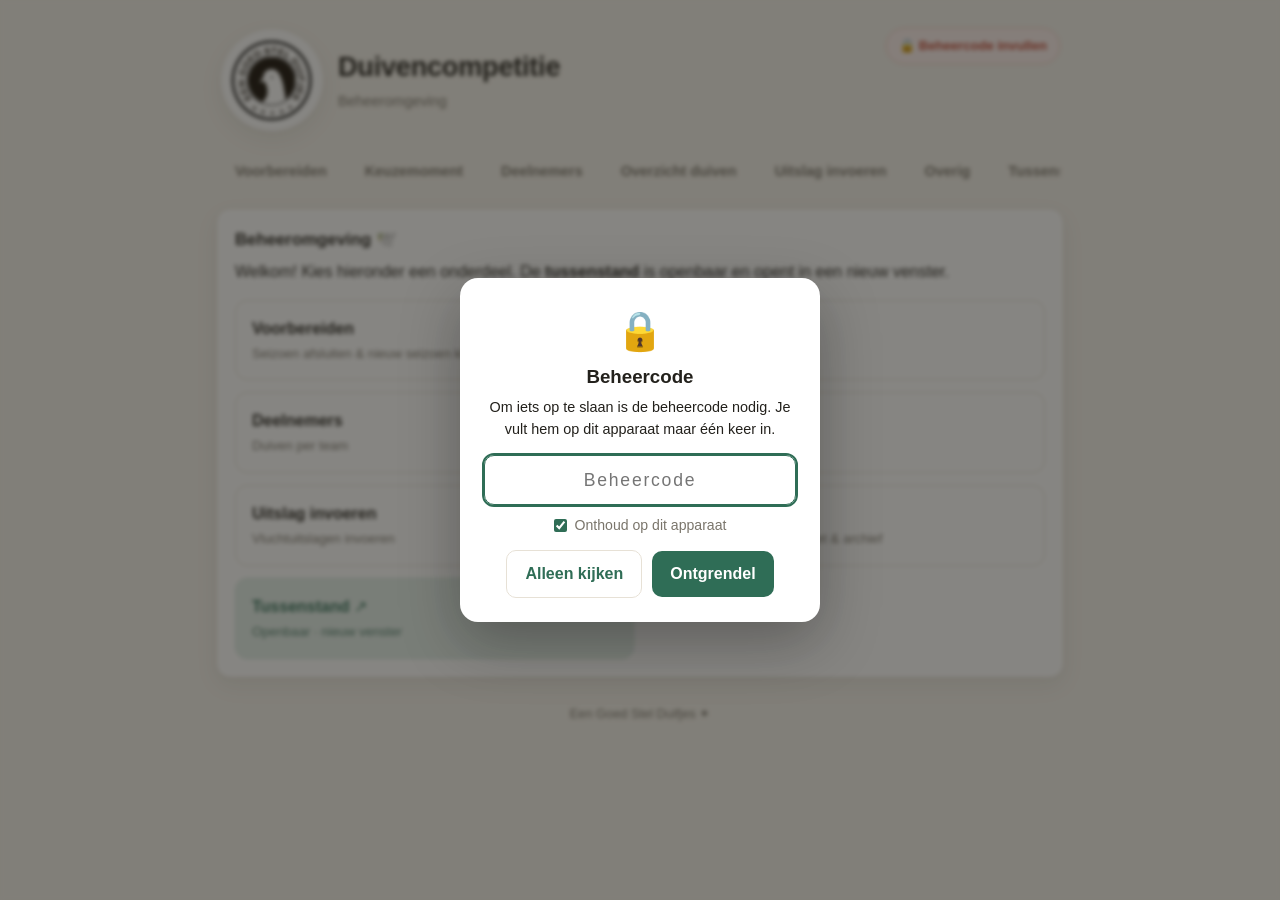
<file: index.html>
<!DOCTYPE html>
<html lang="nl">
<head>
  <meta charset="utf-8">
  <meta name="viewport" content="width=device-width, initial-scale=1">
  <title>Beheer — Duivencompetitie</title>
  <link rel="icon" href="./assets/logo.png">
  <link rel="stylesheet" href="./assets/styles.css?v=8">
</head>
<body data-beheer>
  <div class="wrap">
    <header class="app">
      <div class="logo"><img src="./assets/logo.png" alt="Een goed stel duifjes"></div>
      <div>
        <h1 id="titel">Duivencompetitie</h1>
        <div class="sub">Beheeromgeving</div>
      </div>
      <nav class="tabs">
        <a href="./voorbereiden.html">Voorbereiden</a>
        <a href="./keuzemoment.html">Keuzemoment</a>
        <a href="./deelnemers.html">Deelnemers</a>
        <a href="./duivenlijst.html">Overzicht duiven</a>
        <a href="./invoer.html">Uitslag invoeren</a>
        <a href="./overig.html">Overig</a>
        <a href="./tussenstandopen.html" target="_blank" rel="noopener">Tussenstand ↗</a>
      </nav>
    </header>

    <div id="status" class="card status-kaart verborgen"></div>

    <div class="card">
      <h2>Beheeromgeving 🕊️</h2>
      <p class="sub" style="margin:-6px 0 16px">
        Welkom! Kies hieronder een onderdeel. De <strong>tussenstand</strong> is
        openbaar en opent in een nieuw venster.
      </p>
      <div class="beheer-tegels">
        <a href="./voorbereiden.html">Voorbereiden<span>Seizoen afsluiten &amp; nieuw seizoen klaarzetten</span></a>
        <a href="./keuzemoment.html">Keuzemoment<span>Keuzelinks per team</span></a>
        <a href="./deelnemers.html">Deelnemers<span>Duiven per team</span></a>
        <a href="./duivenlijst.html">Overzicht duiven<span>Alle duiven, sorteerbaar</span></a>
        <a href="./invoer.html">Uitslag invoeren<span>Vluchtuitslagen invoeren</span></a>
        <a href="./overig.html">Overig<span>Orakel, In Memoriam, Sheet &amp; archief</span></a>
        <a class="uit" href="./tussenstandopen.html" target="_blank" rel="noopener">Tussenstand ↗<span>Openbaar · nieuw venster</span></a>
      </div>
    </div>

    <footer class="app">Een Goed Stel Duifjes ✦</footer>
  </div>

  <script src="./config.js?v=8"></script>
  <script src="./assets/scoring.js?v=8"></script>
  <script src="./assets/api.js?v=8"></script>
  <script src="./assets/start.js?v=8"></script>
</body>
</html>
</file>
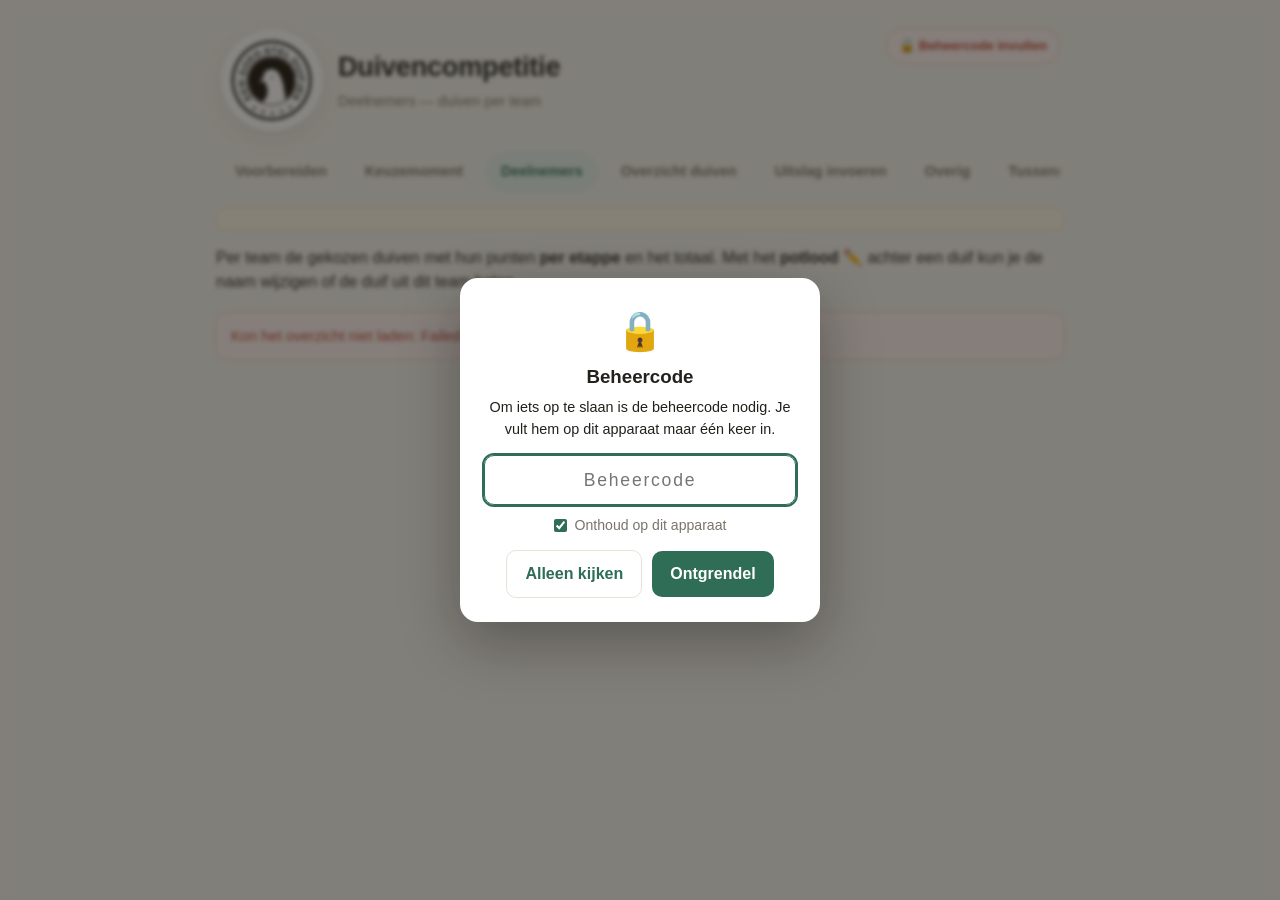
<file: deelnemers.html>
<!DOCTYPE html>
<html lang="nl">
<head>
  <meta charset="utf-8">
  <meta name="viewport" content="width=device-width, initial-scale=1">
  <title>Deelnemers — Duivencompetitie</title>
  <link rel="icon" href="./assets/logo.png">
  <link rel="stylesheet" href="./assets/styles.css?v=8">
</head>
<body data-beheer>
  <div class="wrap">
    <header class="app">
      <div class="logo"><img src="./assets/logo.png" alt="Een goed stel duifjes"></div>
      <div>
        <h1 id="titel">Duivencompetitie</h1>
        <div class="sub">Deelnemers — duiven per team</div>
      </div>
      <nav class="tabs">
        <a href="./voorbereiden.html">Voorbereiden</a>
        <a href="./keuzemoment.html">Keuzemoment</a>
        <a href="./deelnemers.html" class="active">Deelnemers</a>
        <a href="./duivenlijst.html">Overzicht duiven</a>
        <a href="./invoer.html">Uitslag invoeren</a>
        <a href="./overig.html">Overig</a>
        <a href="./tussenstandopen.html" target="_blank" rel="noopener">Tussenstand &#8599;</a>
      </nav>
    </header>

    <div id="banner"></div>

    <p class="sub" style="margin:0 0 18px">
      Per team de gekozen duiven met hun punten <strong>per etappe</strong> en het
      totaal. Met het <strong>potlood ✏️</strong> achter een duif kun je de naam
      wijzigen of de duif uit dit team halen.
    </p>

    <div id="inhoud"><div class="loading">Overzicht laden…</div></div>

    <footer class="app">Een Goed Stel Duifjes ✦</footer>
  </div>

  <!-- ===== Wijzig-modal (naam veranderen) ===== -->
  <div id="wijzig-overlay" class="overlay verborgen">
    <div class="modal">
      <div class="modal-nummer">
        <div class="mn-kort" id="wz-kort">—</div>
        <div class="mn-lang" id="wz-lang"></div>
      </div>
      <label for="wz-naam" class="modal-label">Nieuwe naam voor deze duif</label>
      <input id="wz-naam" type="text" placeholder="Naam van de duif" autocomplete="off" maxlength="40">
      <div class="knoppen midden">
        <button id="wz-annuleer" class="ghost" type="button">Annuleren</button>
        <button id="wz-ok" class="primary" type="button">Naam opslaan</button>
      </div>
    </div>
  </div>

  <script src="./config.js?v=8"></script>
  <script src="./assets/scoring.js?v=8"></script>
  <script src="./assets/api.js?v=8"></script>
  <script src="./assets/deelnemers.js?v=8"></script>
</body>
</html>
</file>
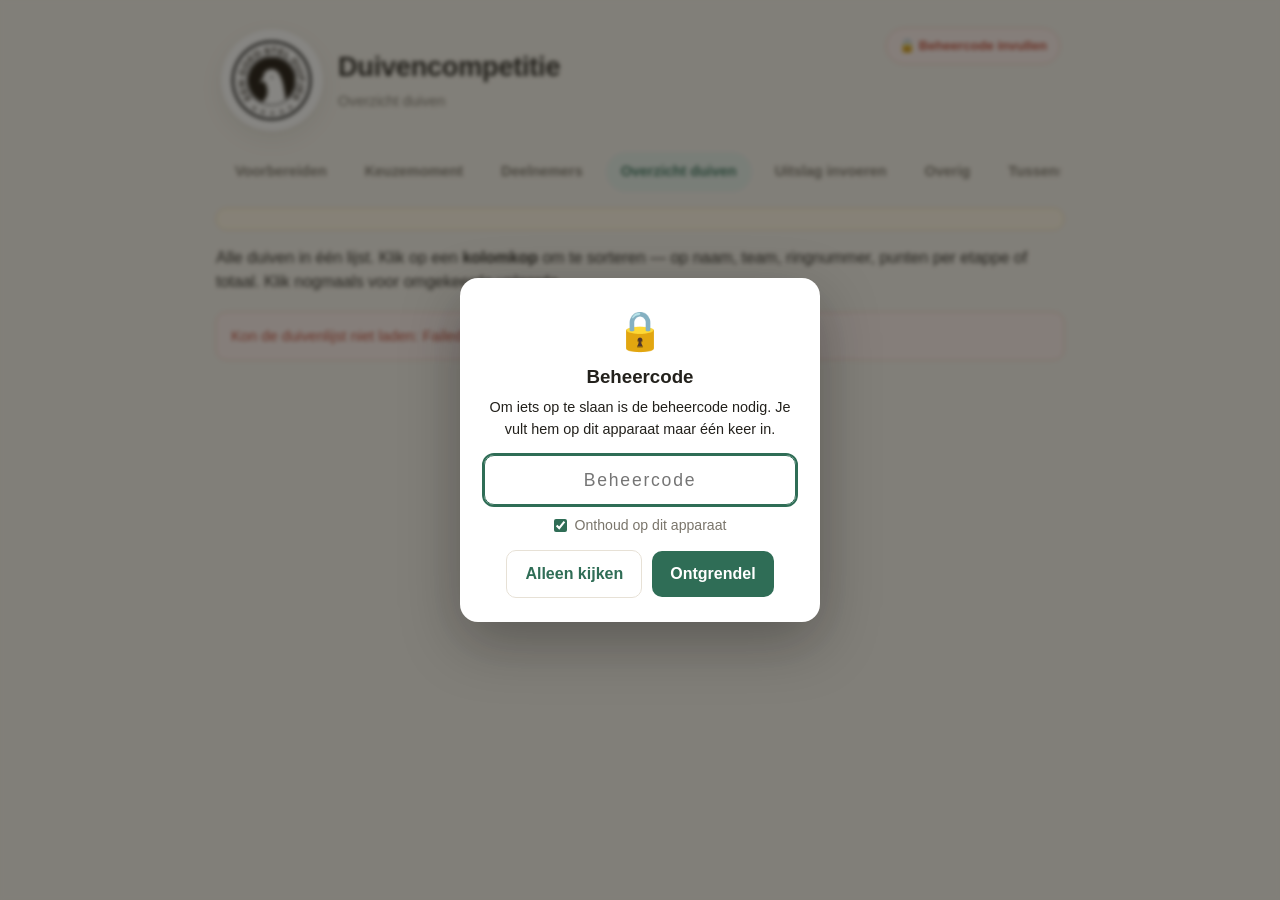
<file: duivenlijst.html>
<!DOCTYPE html>
<html lang="nl">
<head>
  <meta charset="utf-8">
  <meta name="viewport" content="width=device-width, initial-scale=1">
  <title>Overzicht duiven — Duivencompetitie</title>
  <link rel="icon" href="./assets/logo.png">
  <link rel="stylesheet" href="./assets/styles.css?v=8">
</head>
<body data-beheer>
  <div class="wrap">
    <header class="app">
      <div class="logo"><img src="./assets/logo.png" alt="Een goed stel duifjes"></div>
      <div>
        <h1 id="titel">Duivencompetitie</h1>
        <div class="sub">Overzicht duiven</div>
      </div>
      <nav class="tabs">
        <a href="./voorbereiden.html">Voorbereiden</a>
        <a href="./keuzemoment.html">Keuzemoment</a>
        <a href="./deelnemers.html">Deelnemers</a>
        <a href="./duivenlijst.html" class="active">Overzicht duiven</a>
        <a href="./invoer.html">Uitslag invoeren</a>
        <a href="./overig.html">Overig</a>
        <a href="./tussenstandopen.html" target="_blank" rel="noopener">Tussenstand &#8599;</a>
      </nav>
    </header>

    <div id="banner"></div>

    <p class="sub" style="margin:0 0 18px">
      Alle duiven in één lijst. Klik op een <strong>kolomkop</strong> om te
      sorteren — op naam, team, ringnummer, punten per etappe of totaal. Klik
      nogmaals voor omgekeerde volgorde.
    </p>

    <div id="inhoud"><div class="loading">Duivenlijst laden…</div></div>

    <footer class="app">Een Goed Stel Duifjes ✦</footer>
  </div>

  <script src="./config.js?v=8"></script>
  <script src="./assets/scoring.js?v=8"></script>
  <script src="./assets/api.js?v=8"></script>
  <script src="./assets/duivenlijst.js?v=8"></script>
</body>
</html>
</file>
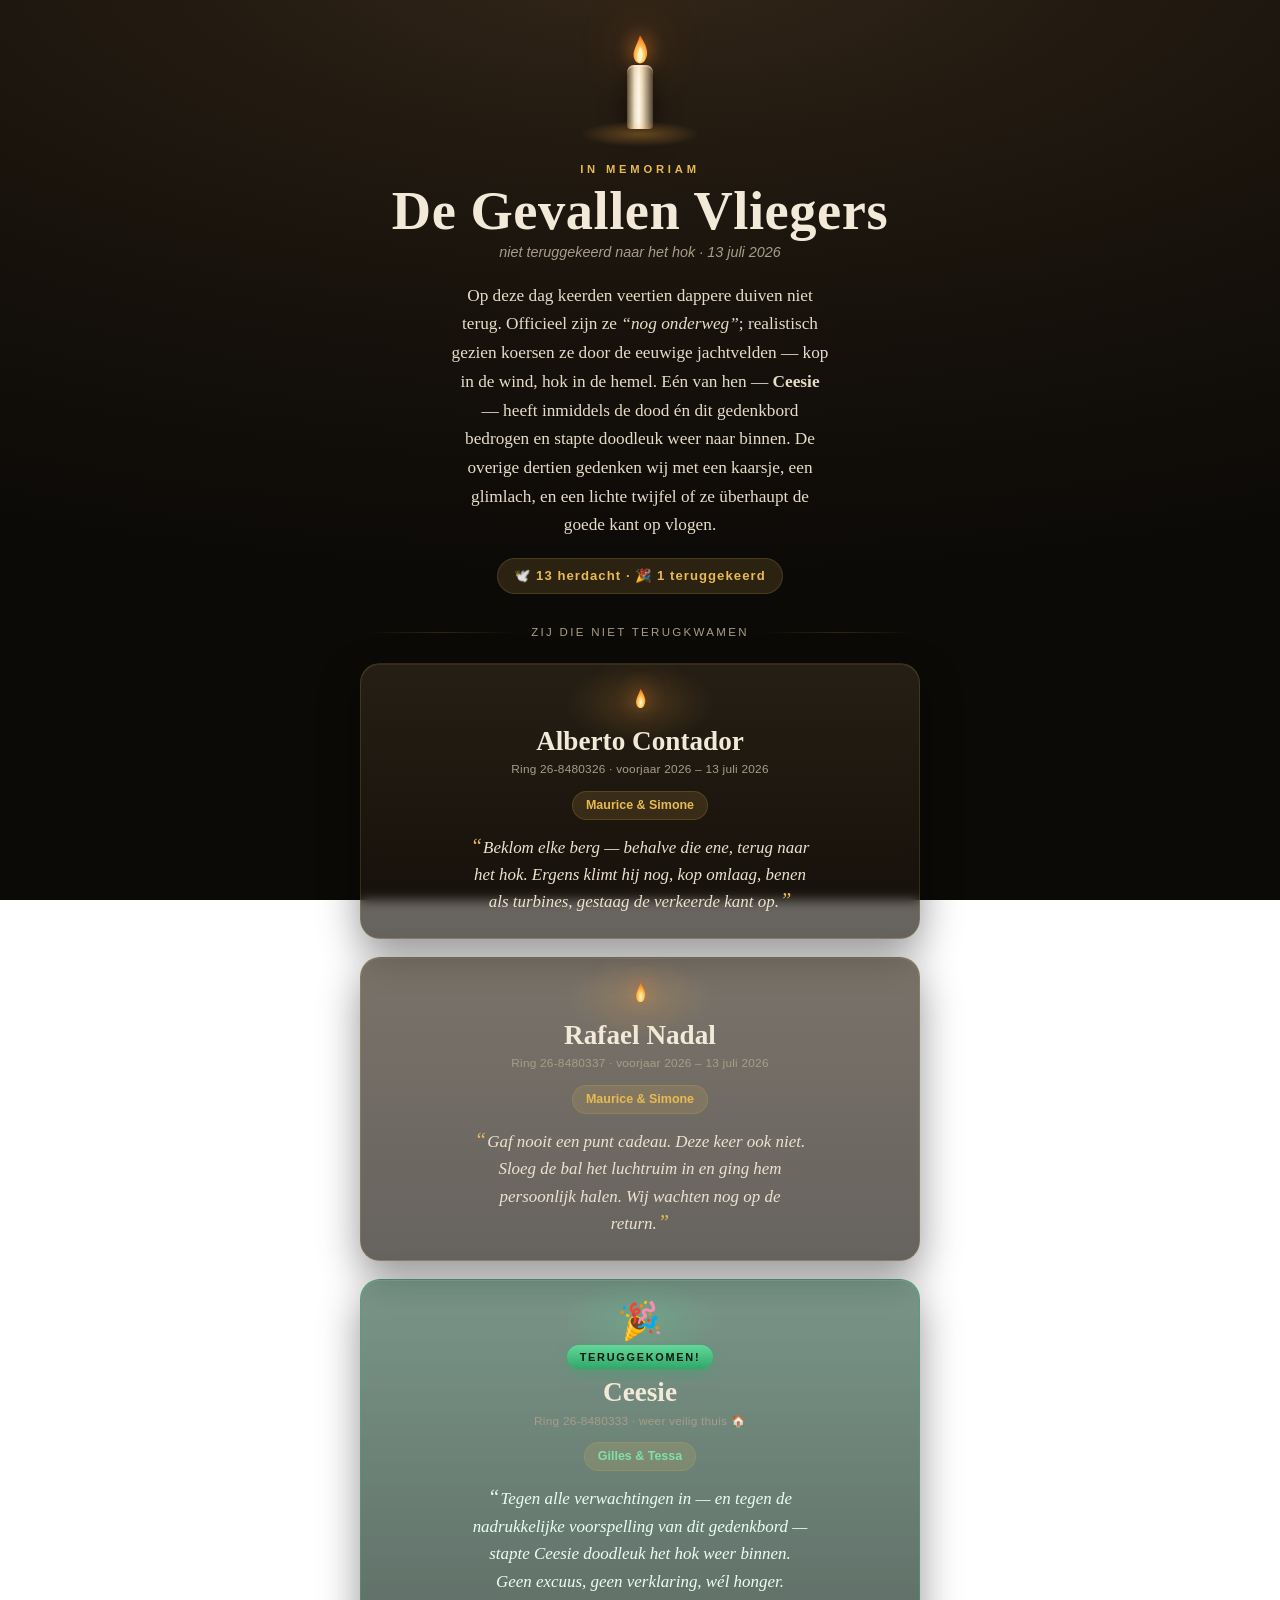
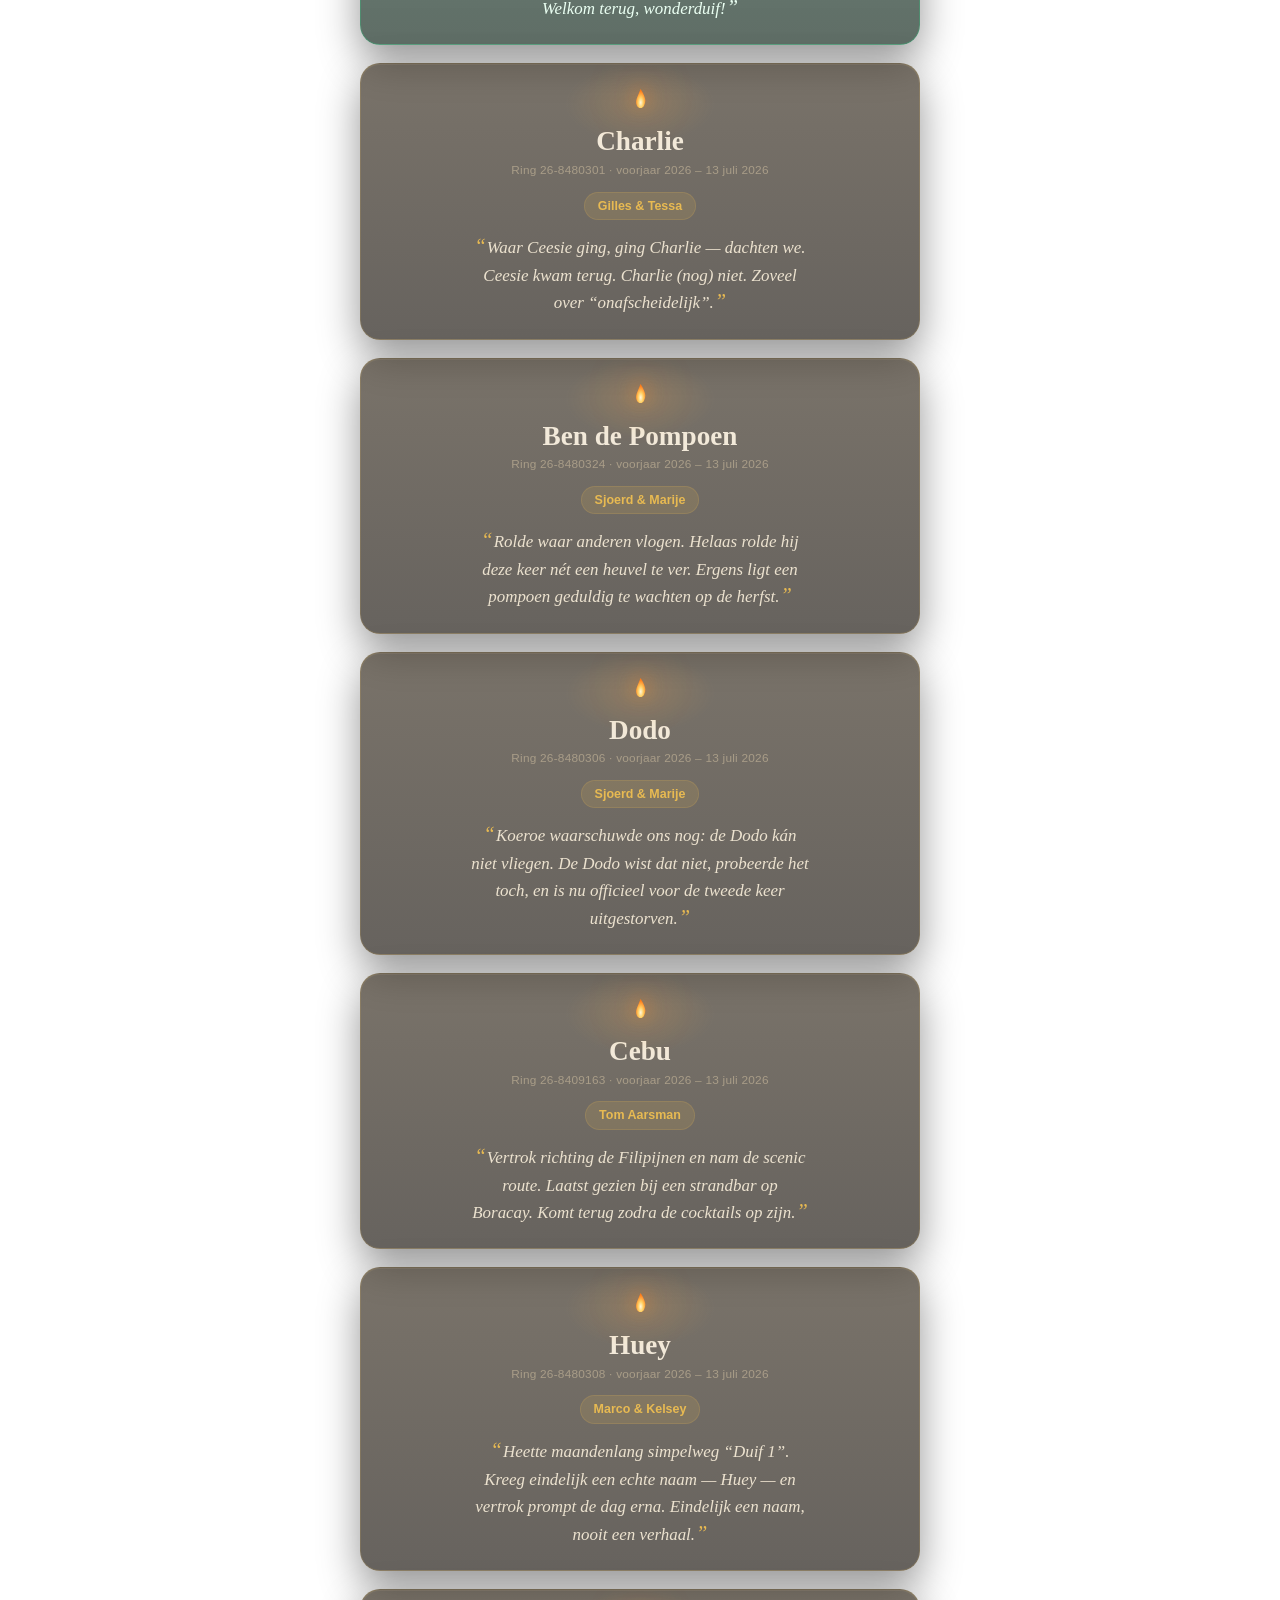
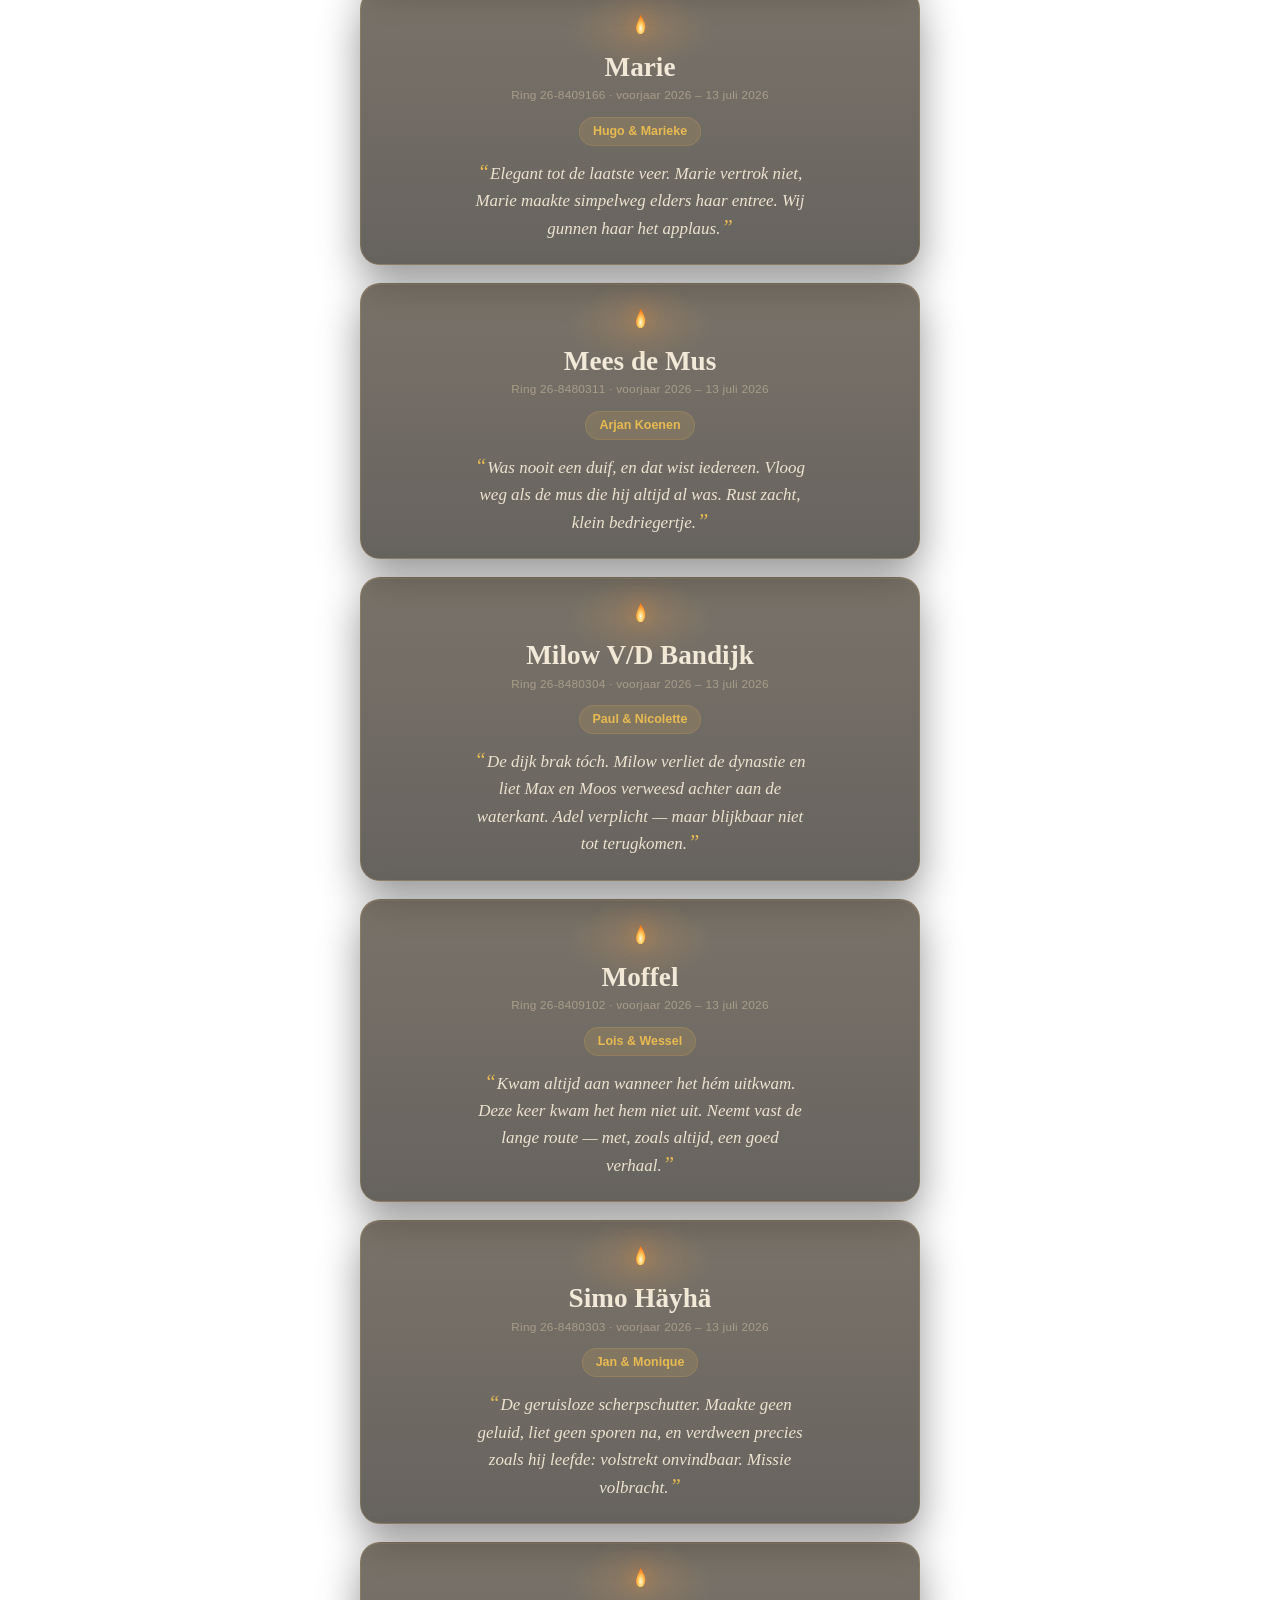
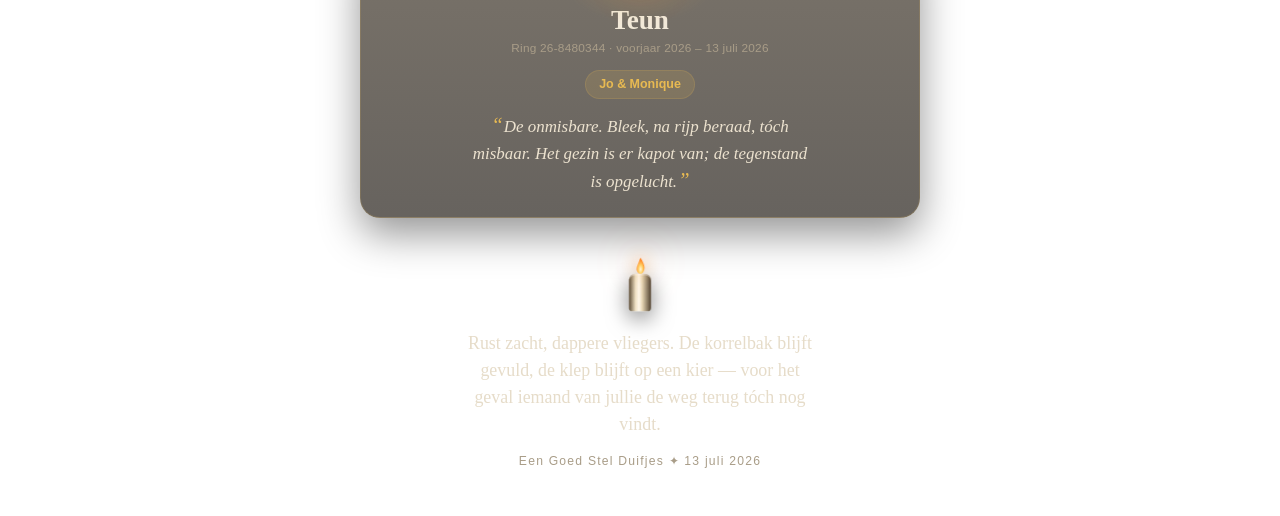
<file: inmemoriam.html>
<!DOCTYPE html>
<html lang="nl">
<head>
<meta charset="utf-8">
<meta name="viewport" content="width=device-width, initial-scale=1, viewport-fit=cover">
<title>In Memoriam — Duivencompetitie 2026</title>
<link rel="icon" href="./assets/logo.png">
<meta name="description" content="Een gedenkbord voor de duiven die op 13 juli 2026 niet terugkeerden.">
<meta property="og:type" content="website">
<meta property="og:title" content="In Memoriam · De Gevallen Vliegers">
<meta property="og:description" content="Een gedenkbord voor de duiven die op 13 juli 2026 niet terugkeerden.">
<meta property="og:url" content="https://sjoerdjebis.github.io/duivencompetitie/inmemoriam.html">
<meta property="og:image" content="https://sjoerdjebis.github.io/duivencompetitie/assets/logo.png">
<meta name="theme-color" content="#2f6d56">
<link rel="apple-touch-icon" href="./assets/logo.png">
<script>document.documentElement.classList.add('js');</script>
<style>
  :root{
    --bg1:#251c12; --bg2:#16110b; --bg3:#0c0a07;
    --ink:#f2e9d9; --muted:#a99d88; --gold:#e8ba52; --gold-soft:rgba(232,186,82,.14);
    --line:rgba(232,186,82,.16);
    --serif:"Iowan Old Style","Palatino Linotype",Palatino,Georgia,"Times New Roman",serif;
    --sans:-apple-system,BlinkMacSystemFont,"Segoe UI",Roboto,Helvetica,Arial,sans-serif;
  }
  *{box-sizing:border-box;-webkit-tap-highlight-color:transparent}
  html,body{margin:0}
  body{
    font-family:var(--sans); color:var(--ink); line-height:1.5; overflow-x:hidden;
    background:
      radial-gradient(120% 70% at 50% -6%, #35281a 0%, var(--bg1) 26%, var(--bg2) 62%, var(--bg3) 100%);
    background-attachment:fixed;
  }
  /* opstijgende sintels */
  #sintels{position:fixed; inset:0; z-index:0; pointer-events:none; overflow:hidden}
  .sintel{position:absolute; bottom:-12px; width:4px; height:4px; border-radius:50%;
    background:radial-gradient(circle,#ffd27a,#ff9a3a); opacity:0; animation:stijg linear infinite}
  @keyframes stijg{
    0%{transform:translateY(0) translateX(0); opacity:0}
    12%{opacity:.9}
    80%{opacity:.7}
    100%{transform:translateY(-102vh) translateX(var(--dx,0)); opacity:0}
  }

  .wrap{position:relative; z-index:2; max-width:600px; margin:0 auto;
    padding:34px 20px calc(46px + env(safe-area-inset-bottom))}

  /* ---------- Kaars ---------- */
  .kaars{position:relative; display:inline-flex; flex-direction:column; align-items:center}
  .vlam{width:22px; height:34px; transform-origin:50% 88%; animation:flikker 2.4s ease-in-out infinite;
    filter:drop-shadow(0 -2px 10px rgba(255,150,50,.75)) drop-shadow(0 -4px 26px rgba(255,120,20,.45))}
  .kaars.mini .vlam{width:15px; height:23px}
  @keyframes flikker{
    0%,100%{transform:translateY(0) scale(1) rotate(0deg)}
    20%{transform:translateY(-.5px) scale(1.03,.97) rotate(-1.5deg)}
    45%{transform:translateY(0) scale(.97,1.04) rotate(1.5deg); opacity:.92}
    70%{transform:translateY(-.5px) scale(1.02,.99) rotate(-.5deg)}
  }
  .kaars-body{width:26px; height:64px; margin-top:-3px; border-radius:7px 7px 4px 4px;
    background:linear-gradient(90deg,#5a4a34,#efe2c6 30%,#fff8ec 46%,#e7d7b6 60%,#4f4130);
    box-shadow:0 8px 26px rgba(0,0,0,.5), inset 0 2px 0 rgba(255,255,255,.35)}
  .kaars-pool{width:120px; height:26px; margin-top:-8px; border-radius:50%;
    background:radial-gradient(closest-side, rgba(255,175,70,.32), rgba(255,150,40,0)); }

  /* ---------- Kop ---------- */
  header.top{text-align:center; margin-bottom:30px}
  .eyebrow{color:var(--gold); text-transform:uppercase; letter-spacing:.34em; font-size:.7rem;
    font-weight:700; margin:14px 0 6px}
  h1{font-family:var(--serif); font-size:2.9rem; line-height:1; margin:0 0 4px; letter-spacing:.01em}
  .datum{color:var(--muted); font-size:.9rem; font-style:italic; margin-bottom:18px}
  .intro{font-family:var(--serif); font-size:1.08rem; line-height:1.66; color:#e6dcc9;
    max-width:44ch; margin:0 auto}
  .telling{display:inline-block; margin-top:18px; color:var(--gold); font-weight:700;
    font-size:.82rem; letter-spacing:.08em; border:1px solid var(--line); border-radius:999px;
    padding:7px 16px; background:var(--gold-soft)}

  .scheiding{display:flex; align-items:center; gap:14px; color:var(--line); margin:28px 4px 22px}
  .scheiding::before,.scheiding::after{content:""; flex:1; height:1px;
    background:linear-gradient(90deg,transparent,var(--line),transparent)}
  .scheiding span{color:var(--muted); font-size:.72rem; letter-spacing:.2em; text-transform:uppercase}

  /* ---------- Grafkaarten ---------- */
  .graven{display:grid; gap:16px}
  .grave{
    position:relative; text-align:center; overflow:hidden;
    background:linear-gradient(180deg, rgba(52,42,28,.66), rgba(24,18,11,.66));
    border:1px solid var(--line); border-radius:20px; padding:24px 20px 22px;
    box-shadow:0 16px 40px rgba(0,0,0,.42), inset 0 1px 0 rgba(255,225,170,.07);
    backdrop-filter:blur(6px); -webkit-backdrop-filter:blur(6px);
  }
  .js .grave{opacity:0; transform:translateY(22px); transition:opacity .7s ease, transform .7s cubic-bezier(.2,.8,.25,1)}
  .js .grave.in{opacity:1; transform:none}
  .grave::before{content:""; position:absolute; top:0; left:50%; transform:translateX(-50%);
    width:150px; height:80px; background:radial-gradient(closest-side, rgba(255,175,70,.16), transparent)}

  .g-naam{font-family:var(--serif); font-size:1.7rem; line-height:1.15; margin:8px 0 4px}
  .g-meta{color:var(--muted); font-size:.74rem; letter-spacing:.02em; font-variant-numeric:tabular-nums}
  .g-team{display:inline-block; margin:12px 0 14px; font-size:.78rem; font-weight:700; color:var(--gold);
    background:var(--gold-soft); border:1px solid var(--line); border-radius:999px; padding:4px 13px}
  .g-graf{font-family:var(--serif); font-style:italic; font-size:1.06rem; line-height:1.62;
    color:#ece2cf; margin:0 auto; max-width:40ch}
  .g-graf::before{content:"“"; color:var(--gold); font-size:1.2em; line-height:0; margin-right:.05em}
  .g-graf::after{content:"”"; color:var(--gold); font-size:1.2em; line-height:0; margin-left:.05em}

  /* ---------- Teruggekeerd: feest i.p.v. rouw ---------- */
  .grave.terug{cursor:pointer;
    border-color:rgba(62,168,119,.5);
    background:linear-gradient(180deg, rgba(40,86,64,.62), rgba(19,40,29,.68));
    box-shadow:0 16px 40px rgba(0,0,0,.42), inset 0 1px 0 rgba(160,255,200,.12)}
  .grave.terug::before{background:radial-gradient(closest-side, rgba(90,220,150,.22), transparent)}
  .grave.terug .g-graf, .grave.terug .g-graf::before, .grave.terug .g-graf::after{color:#eafff2}
  .grave.terug .g-team{color:#7fe0ab}
  .kanon{font-size:2.1rem; line-height:1; transform:rotate(-10deg);
    animation:pofff 2.6s ease-in-out infinite}
  @keyframes pofff{0%,100%{transform:rotate(-10deg) scale(1)} 50%{transform:rotate(-10deg) scale(1.14)}}
  .terug-badge{display:inline-block; margin-top:8px; font-size:.68rem; font-weight:800;
    letter-spacing:.16em; text-transform:uppercase; color:#08180f;
    background:linear-gradient(180deg,#63d79a,#2fa869); border-radius:999px; padding:4px 13px;
    box-shadow:0 4px 14px rgba(47,168,105,.4)}
  .confetti{position:absolute; top:24px; left:50%; width:8px; height:13px; border-radius:2px;
    z-index:4; pointer-events:none; animation:knal 1.25s cubic-bezier(.15,.7,.3,1) forwards}
  @keyframes knal{
    0%{transform:translate(-50%,0) rotate(0deg); opacity:1}
    100%{transform:translate(calc(-50% + var(--dx)), var(--dy)) rotate(var(--rot)); opacity:0}
  }

  /* ---------- Slot ---------- */
  footer.slot{text-align:center; margin-top:34px}
  .slot .kaars{transform:scale(.85)}
  .slot-tekst{font-family:var(--serif); font-size:1.12rem; color:#e6dcc9; margin:14px auto 6px; max-width:40ch}
  .slot-onder{color:var(--muted); font-size:.76rem; letter-spacing:.1em; margin-top:14px}

  @media (min-width:640px){ h1{font-size:3.4rem} .graven{gap:18px} }
</style>
</head>
<body>
  <div id="sintels"></div>

  <div class="wrap">
    <header class="top">
      <div class="kaars">
        <svg class="vlam" viewBox="0 0 24 36" xmlns="http://www.w3.org/2000/svg" aria-hidden="true">
          <defs>
            <radialGradient id="fl" cx="50%" cy="72%" r="62%">
              <stop offset="0%" stop-color="#fff7df"/><stop offset="42%" stop-color="#ffd166"/>
              <stop offset="100%" stop-color="#ff7a18"/>
            </radialGradient>
          </defs>
          <path d="M12 1 C 19 12, 22 19, 18 27 C 16 33, 8 33, 6 27 C 2.5 20, 8 13, 12 1 Z" fill="url(#fl)"/>
          <path d="M12 13 C 15.5 18, 16 23, 13 28 C 12 31, 9 30.5, 9 26 C 9 21.5, 11 17, 12 13 Z" fill="#fff4c8" opacity=".92"/>
        </svg>
        <div class="kaars-body"></div>
        <div class="kaars-pool"></div>
      </div>
      <div class="eyebrow">In Memoriam</div>
      <h1>De Gevallen Vliegers</h1>
      <div class="datum">niet teruggekeerd naar het hok · 13 juli 2026</div>
      <p class="intro">
        Op deze dag keerden veertien dappere duiven niet terug. Officieel zijn ze
        <em>“nog onderweg”</em>; realistisch gezien koersen ze door de eeuwige jachtvelden —
        kop in de wind, hok in de hemel. Eén van hen — <strong>Ceesie</strong> — heeft
        inmiddels de dood én dit gedenkbord bedrogen en stapte doodleuk weer naar binnen.
        De overige dertien gedenken wij met een kaarsje, een glimlach, en een lichte
        twijfel of ze überhaupt de goede kant op vlogen.
      </p>
      <span class="telling" id="telling">🕊️ 14 zielen herdacht</span>
    </header>

    <div class="scheiding"><span>Zij die niet terugkwamen</span></div>

    <main class="graven" id="graven"></main>

    <footer class="slot">
      <div class="kaars mini">
        <svg class="vlam" viewBox="0 0 24 36" aria-hidden="true">
          <path d="M12 1 C 19 12, 22 19, 18 27 C 16 33, 8 33, 6 27 C 2.5 20, 8 13, 12 1 Z" fill="url(#fl)"/>
        </svg>
        <div class="kaars-body" style="height:44px"></div>
      </div>
      <p class="slot-tekst">
        Rust zacht, dappere vliegers. De korrelbak blijft gevuld, de klep blijft op een kier —
        voor het geval iemand van jullie de weg terug tóch nog vindt.
      </p>
      <div class="slot-onder">Een Goed Stel Duifjes ✦ 13 juli 2026</div>
    </footer>
  </div>

<script>
  const DUIVEN = [
    { naam:'Alberto Contador', team:'Maurice & Simone', ring:'26-8480326',
      graf:'Beklom elke berg — behalve die ene, terug naar het hok. Ergens klimt hij nog, kop omlaag, benen als turbines, gestaag de verkeerde kant op.' },
    { naam:'Rafael Nadal', team:'Maurice & Simone', ring:'26-8480337',
      graf:'Gaf nooit een punt cadeau. Deze keer ook niet. Sloeg de bal het luchtruim in en ging hem persoonlijk halen. Wij wachten nog op de return.' },
    { naam:'Ceesie', team:'Gilles & Tessa', ring:'26-8480333', terug:true,
      graf:'Tegen alle verwachtingen in — en tegen de nadrukkelijke voorspelling van dit gedenkbord — stapte Ceesie doodleuk het hok weer binnen. Geen excuus, geen verklaring, wél honger. Welkom terug, wonderduif!' },
    { naam:'Charlie', team:'Gilles & Tessa', ring:'26-8480301',
      graf:'Waar Ceesie ging, ging Charlie — dachten we. Ceesie kwam terug. Charlie (nog) niet. Zoveel over “onafscheidelijk”.' },
    { naam:'Ben de Pompoen', team:'Sjoerd & Marije', ring:'26-8480324',
      graf:'Rolde waar anderen vlogen. Helaas rolde hij deze keer nét een heuvel te ver. Ergens ligt een pompoen geduldig te wachten op de herfst.' },
    { naam:'Dodo', team:'Sjoerd & Marije', ring:'26-8480306',
      graf:'Koeroe waarschuwde ons nog: de Dodo kán niet vliegen. De Dodo wist dat niet, probeerde het toch, en is nu officieel voor de tweede keer uitgestorven.' },
    { naam:'Cebu', team:'Tom Aarsman', ring:'26-8409163',
      graf:'Vertrok richting de Filipijnen en nam de scenic route. Laatst gezien bij een strandbar op Boracay. Komt terug zodra de cocktails op zijn.' },
    { naam:'Huey', team:'Marco & Kelsey', ring:'26-8480308',
      graf:'Heette maandenlang simpelweg “Duif 1”. Kreeg eindelijk een echte naam — Huey — en vertrok prompt de dag erna. Eindelijk een naam, nooit een verhaal.' },
    { naam:'Marie', team:'Hugo & Marieke', ring:'26-8409166',
      graf:'Elegant tot de laatste veer. Marie vertrok niet, Marie maakte simpelweg elders haar entree. Wij gunnen haar het applaus.' },
    { naam:'Mees de Mus', team:'Arjan Koenen', ring:'26-8480311',
      graf:'Was nooit een duif, en dat wist iedereen. Vloog weg als de mus die hij altijd al was. Rust zacht, klein bedriegertje.' },
    { naam:'Milow V/D Bandijk', team:'Paul & Nicolette', ring:'26-8480304',
      graf:'De dijk brak tóch. Milow verliet de dynastie en liet Max en Moos verweesd achter aan de waterkant. Adel verplicht — maar blijkbaar niet tot terugkomen.' },
    { naam:'Moffel', team:'Lois & Wessel', ring:'26-8409102',
      graf:'Kwam altijd aan wanneer het hém uitkwam. Deze keer kwam het hem niet uit. Neemt vast de lange route — met, zoals altijd, een goed verhaal.' },
    { naam:'Simo Häyhä', team:'Jan & Monique', ring:'26-8480303',
      graf:'De geruisloze scherpschutter. Maakte geen geluid, liet geen sporen na, en verdween precies zoals hij leefde: volstrekt onvindbaar. Missie volbracht.' },
    { naam:'Teun', team:'Jo & Monique', ring:'26-8480344',
      graf:'De onmisbare. Bleek, na rijp beraad, tóch misbaar. Het gezin is er kapot van; de tegenstand is opgelucht.' }
  ];

  const graven = document.getElementById('graven');
  DUIVEN.forEach(d => {
    const art = document.createElement('article');
    art.className = 'grave' + (d.terug ? ' terug' : '');
    const top = d.terug
      ? '<div class="kanon" aria-hidden="true">🎉</div><div class="terug-badge">Teruggekomen!</div>'
      : '<div class="kaars mini" aria-hidden="true"><svg class="vlam" viewBox="0 0 24 36">' +
        '<path d="M12 1 C 19 12, 22 19, 18 27 C 16 33, 8 33, 6 27 C 2.5 20, 8 13, 12 1 Z" fill="url(#fl)"/></svg></div>';
    const meta = d.terug
      ? 'Ring ' + d.ring + ' · weer veilig thuis 🏠'
      : 'Ring ' + d.ring + ' · voorjaar 2026 – 13 juli 2026';
    art.innerHTML = top +
      '<h2 class="g-naam">' + d.naam + '</h2>' +
      '<div class="g-meta">' + meta + '</div>' +
      '<div class="g-team">' + d.team + '</div>' +
      '<p class="g-graf">' + d.graf + '</p>';
    graven.append(art);
  });

  const terugAantal = DUIVEN.filter(d => d.terug).length;
  const herdacht = DUIVEN.length - terugAantal;
  document.getElementById('telling').innerHTML = terugAantal
    ? '🕊️ ' + herdacht + ' herdacht · 🎉 ' + terugAantal + ' teruggekeerd'
    : '🕊️ ' + herdacht + ' zielen herdacht';

  // Confetti-explosie vanuit het kanon
  function confetti(host) {
    const kleuren = ['#e8ba52', '#3ea877', '#ff6a3d', '#4da3ff', '#e85d9c', '#f4d03f', '#ffffff'];
    for (let i = 0; i < 40; i++) {
      const p = document.createElement('span');
      p.className = 'confetti';
      p.style.background = kleuren[i % kleuren.length];
      p.style.setProperty('--dx', ((Math.random() * 2 - 1) * 135).toFixed(0) + 'px');
      p.style.setProperty('--dy', (40 + Math.random() * 155).toFixed(0) + 'px');
      p.style.setProperty('--rot', ((Math.random() * 2 - 1) * 540).toFixed(0) + 'deg');
      p.style.animationDelay = (Math.random() * 0.12).toFixed(2) + 's';
      host.append(p);
      setTimeout(() => p.remove(), 1600);
    }
  }

  // Scroll-onthulling (+ confetti voor teruggekeerde duiven)
  function onthul(el) {
    el.classList.add('in');
    if (el.classList.contains('terug')) setTimeout(() => confetti(el), 260);
  }
  if ('IntersectionObserver' in window) {
    const io = new IntersectionObserver((entries) => {
      entries.forEach(e => { if (e.isIntersecting) { onthul(e.target); io.unobserve(e.target); } });
    }, { threshold: 0.15, rootMargin: '0px 0px -8% 0px' });
    document.querySelectorAll('.grave').forEach(g => io.observe(g));
  } else {
    document.querySelectorAll('.grave').forEach(onthul);
  }
  // Nog een keer knallen bij tikken.
  document.querySelectorAll('.grave.terug').forEach(g => g.addEventListener('click', () => confetti(g)));

  // Opstijgende sintels
  (function sintels(){
    const laag = document.getElementById('sintels');
    const N = 26;
    for (let i = 0; i < N; i++) {
      const s = document.createElement('span');
      s.className = 'sintel';
      const size = (2 + Math.random() * 3).toFixed(1);
      s.style.width = size + 'px'; s.style.height = size + 'px';
      s.style.left = (Math.random() * 100).toFixed(2) + '%';
      s.style.setProperty('--dx', (Math.random() * 60 - 30).toFixed(0) + 'px');
      s.style.animationDuration = (7 + Math.random() * 9).toFixed(1) + 's';
      s.style.animationDelay = (-Math.random() * 12).toFixed(1) + 's';
      laag.append(s);
    }
  })();
</script>
</body>
</html>
</file>
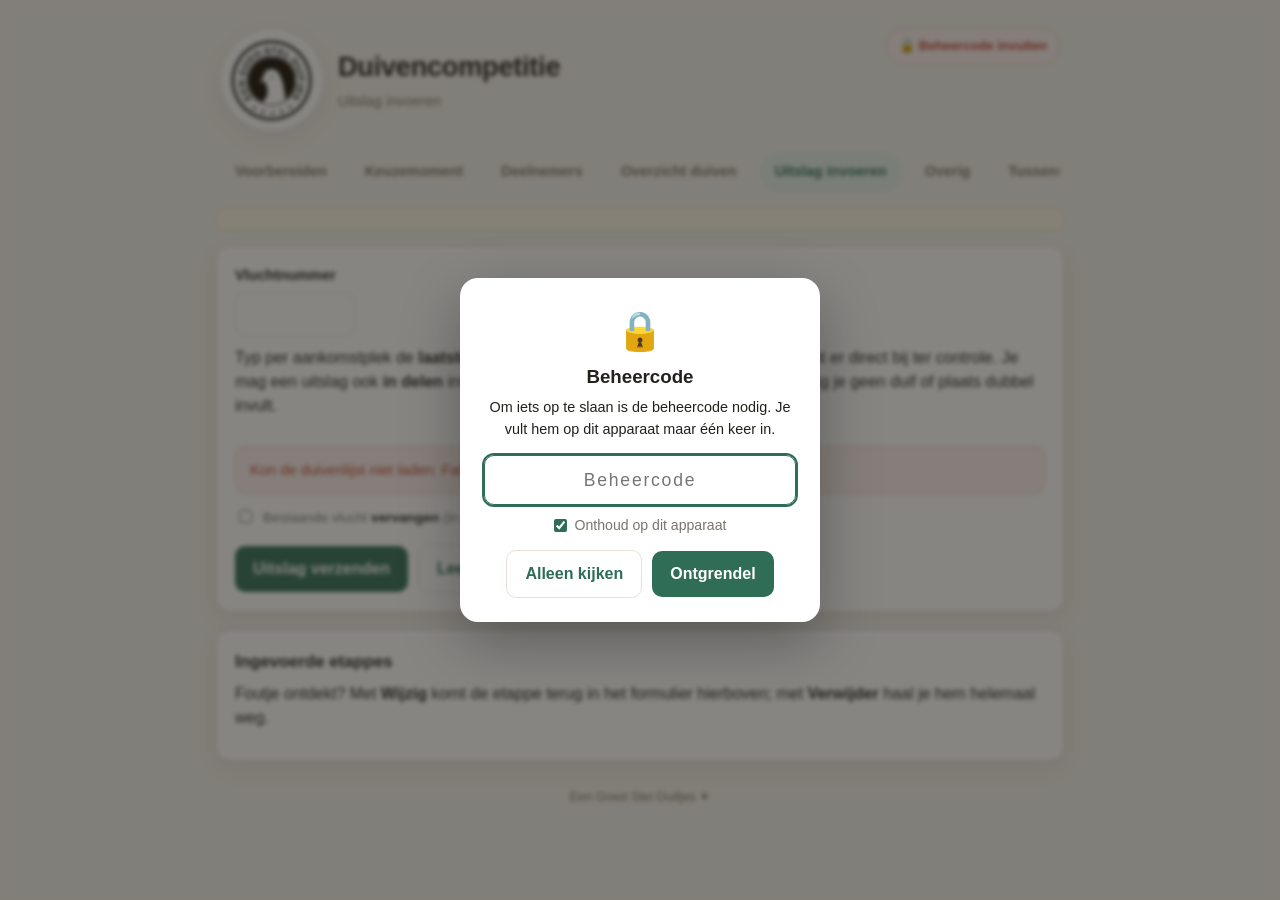
<file: invoer.html>
<!DOCTYPE html>
<html lang="nl">
<head>
  <meta charset="utf-8">
  <meta name="viewport" content="width=device-width, initial-scale=1">
  <title>Uitslag invoeren — Duivencompetitie</title>
  <link rel="icon" href="./assets/logo.png">
  <link rel="stylesheet" href="./assets/styles.css?v=8">
</head>
<body data-beheer>
  <div class="wrap">
    <header class="app">
      <div class="logo"><img src="./assets/logo.png" alt="Een goed stel duifjes"></div>
      <div>
        <h1 id="titel">Duivencompetitie</h1>
        <div class="sub">Uitslag invoeren</div>
      </div>
      <nav class="tabs">
        <a href="./voorbereiden.html">Voorbereiden</a>
        <a href="./keuzemoment.html">Keuzemoment</a>
        <a href="./deelnemers.html">Deelnemers</a>
        <a href="./duivenlijst.html">Overzicht duiven</a>
        <a href="./invoer.html" class="active">Uitslag invoeren</a>
        <a href="./overig.html">Overig</a>
        <a href="./tussenstandopen.html" target="_blank" rel="noopener">Tussenstand &#8599;</a>
      </nav>
    </header>

    <div id="banner"></div>

    <div class="card">
      <div class="veld">
        <label for="vlucht">Vluchtnummer</label>
        <input id="vlucht" type="number" min="1" inputmode="numeric" style="width:120px">
      </div>
      <p class="sub" style="margin:-4px 0 16px">
        Typ per aankomstplek de <strong>laatste 3 cijfers</strong> van het ringnummer.
        De naam verschijnt er direct bij ter controle. Je mag een uitslag ook
        <strong>in delen</strong> insturen (bv. eerst plek 1&#8211;9, daarna de rest) —
        zolang je geen duif of plaats dubbel invult.
      </p>
      <div id="rijen" class="invoer-grid"></div>

      <div id="melding"></div>
      <label class="overschrijf">
        <input type="checkbox" id="overschrijf">
        <span>Bestaande vlucht <strong>vervangen</strong> (in plaats van aanvullen) — voor een correctie</span>
      </label>
      <div class="knoppen">
        <button id="verzend" class="primary" type="button">Uitslag verzenden</button>
        <button id="wis" class="ghost" type="button">Leegmaken</button>
      </div>
    </div>

    <div class="card">
      <h2>Ingevoerde etappes <span class="count" id="etappes-telling"></span></h2>
      <p class="sub" style="margin:-6px 0 12px">
        Foutje ontdekt? Met <strong>Wijzig</strong> komt de etappe terug in het formulier
        hierboven; met <strong>Verwijder</strong> haal je hem helemaal weg.
      </p>
      <div id="etappes" class="etappe-lijst"></div>
    </div>

    <footer class="app">Een Goed Stel Duifjes ✦</footer>
  </div>

  <script src="./config.js?v=8"></script>
  <script src="./assets/scoring.js?v=8"></script>
  <script src="./assets/api.js?v=8"></script>
  <script src="./assets/invoer.js?v=8"></script>
</body>
</html>
</file>
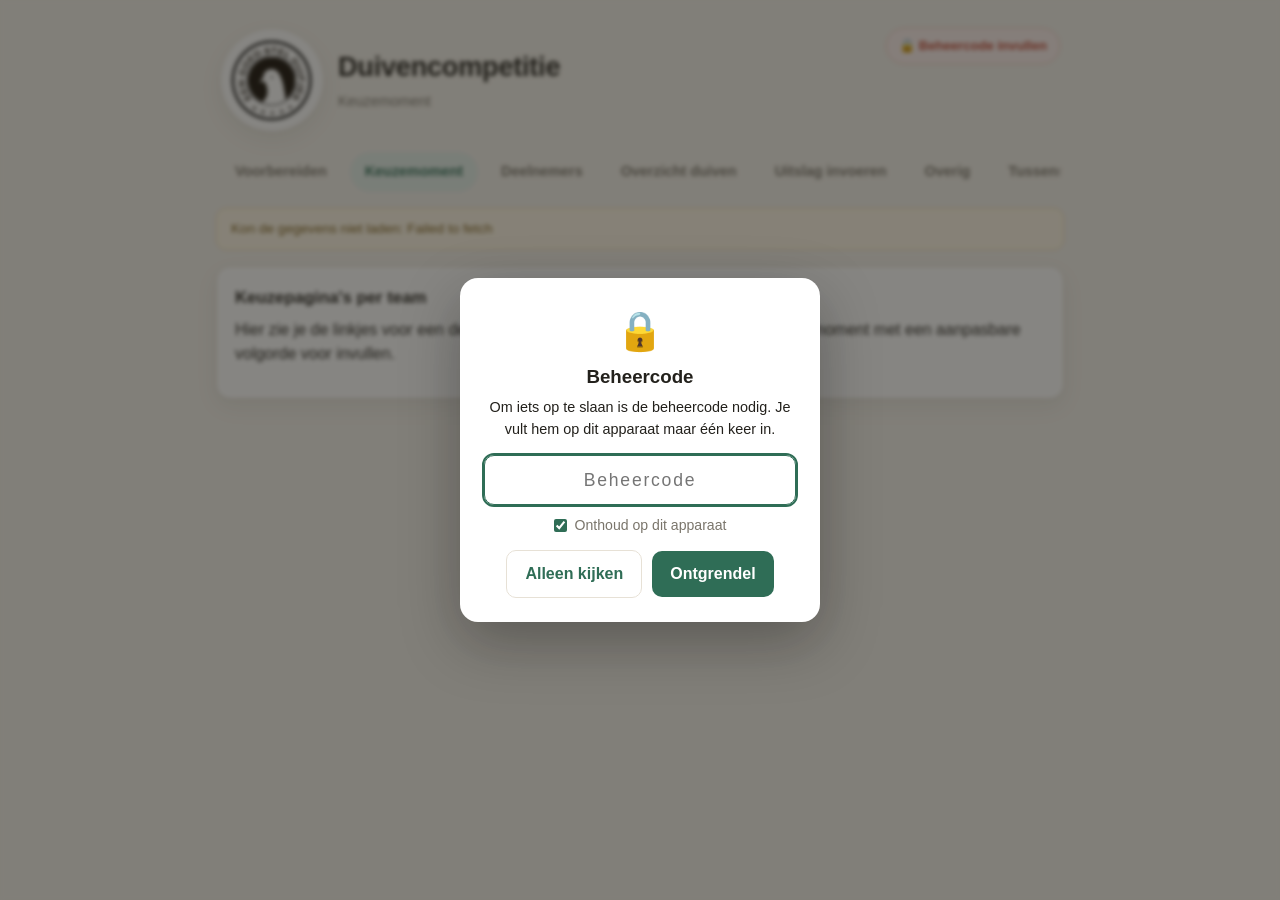
<file: keuzemoment.html>
<!DOCTYPE html>
<html lang="nl">
<head>
  <meta charset="utf-8">
  <meta name="viewport" content="width=device-width, initial-scale=1">
  <title>Keuzemoment — Duivencompetitie</title>
  <link rel="icon" href="./assets/logo.png">
  <link rel="stylesheet" href="./assets/styles.css?v=8">
  <!-- Bij een teamlink (?team=...) meteen de beheerders-hub + menu verbergen,
       nog vóórdat er iets getekend wordt, zodat een team die pagina nooit ziet. -->
  <script>
    if (new URLSearchParams(location.search).get('team')) {
      document.documentElement.classList.add('team-laadt');
    }
  </script>
</head>
<body data-beheer>
  <div class="wrap">
    <header class="app">
      <div class="logo"><img src="./assets/logo.png" alt="Een goed stel duifjes"></div>
      <div>
        <h1 id="titel">Duivencompetitie</h1>
        <div class="sub">Keuzemoment</div>
      </div>
      <nav class="tabs">
        <a href="./voorbereiden.html">Voorbereiden</a>
        <a href="./keuzemoment.html" class="active">Keuzemoment</a>
        <a href="./deelnemers.html">Deelnemers</a>
        <a href="./duivenlijst.html">Overzicht duiven</a>
        <a href="./invoer.html">Uitslag invoeren</a>
        <a href="./overig.html">Overig</a>
        <a href="./tussenstandopen.html" target="_blank" rel="noopener">Tussenstand &#8599;</a>
      </nav>
    </header>

    <div id="banner"></div>

    <!-- Laadkaart: alleen zichtbaar terwijl een teampagina (?team=...) laadt. -->
    <div id="team-laad-melding" class="card" style="text-align:center">
      <div class="loading">Je keuzepagina wordt geladen…</div>
    </div>

    <!-- ============ 1. OPZET (beheerder: hub met teamlinks) ============ -->
    <section id="scherm-opzet" class="scherm">
      <div class="card">
        <h2>Keuzepagina's per team <span class="count" id="opzet-telling"></span></h2>
        <p class="sub" style="margin:-6px 0 14px">
          Hier zie je de linkjes voor een decentrale keuze! Wat ook kan: een
          centraal keuzemoment met een aanpasbare volgorde voor invullen.
        </p>
        <ol id="opzet-volgorde" class="opzet-volgorde team-links"></ol>
        <div id="opzet-melding"></div>
      </div>
    </section>

    <!-- ============ 2. BEURT ============ -->
    <section id="scherm-beurt" class="scherm verborgen">
      <div class="beurt-kop card">
        <div class="beurt-info">
          <div class="beurt-label">Aan de beurt <span id="beurt-positie" class="count"></span></div>
          <div class="beurt-team" id="beurt-team">—</div>
        </div>
        <div class="beurt-voortgang" id="beurt-voortgang"></div>
      </div>

      <!-- 2a. methodekeuze -->
      <div id="methode-keuze" class="card methode-keuze">
        <h2 id="methode-vraag">Hoe wil dit team zijn duiven kiezen?</h2>
        <div class="methode-knoppen">
          <button class="methode zelf" data-methode="zelf" type="button">
            <span class="ikoon">👆</span>
            <span class="m-titel">Zelf kiezen</span>
            <span class="m-uitleg">Kies een nummer uit de lijst</span>
          </button>
          <button class="methode willekeurig" data-methode="willekeurig" type="button">
            <span class="ikoon">🥚</span>
            <span class="m-titel">Willekeurig</span>
            <span class="m-uitleg">Iets met warme ballen in een kom</span>
          </button>
        </div>
      </div>

      <!-- 2a-max. maximum bereikt -->
      <div id="max-melding" class="card verborgen" style="text-align:center">
        <h2>🎉 Genoeg gekozen!</h2>
        <p class="sub" id="max-tekst" style="margin:-6px 0 0">
          Je hebt het maximum aantal duiven gekozen. Klik op
          <strong>Sla dit geweldige team op</strong> om jullie keuze vast te leggen.
        </p>
      </div>

      <!-- 2b. ZELF kiezen -->
      <div id="paneel-zelf" class="card paneel verborgen">
        <h2>Beschikbare nummers <span class="count" id="zelf-telling"></span></h2>
        <p class="sub" style="margin:-6px 0 12px">Klik een nummer aan en geef de duif een naam.</p>
        <div id="zelf-grid" class="zelf-grid"></div>
      </div>

      <!-- 2c. WILLEKEURIG -->
      <div id="paneel-willekeurig" class="card paneel verborgen">
        <div class="kom-wrap">
          <div class="duif-laag"><div class="duif" id="duif">🕊️</div></div>
          <div class="kom" id="kom">
            <div class="kom-eieren" id="kom-eieren"></div>
            <div class="kom-glas"></div>
            <div class="kom-rand"></div>
          </div>
          <div class="podium" id="podium">
            <div class="vlieg-ei verborgen" id="vlieg-ei">
              <div class="dop onder"></div>
              <div class="dop boven"></div>
              <div class="ei-glans"></div>
            </div>
            <div class="nummer-kaart verborgen" id="nummer-kaart">
              <div class="nk-label">ringnummer</div>
              <div class="nk-kort" id="nk-kort">—</div>
              <div class="nk-lang" id="nk-lang"></div>
            </div>
          </div>
        </div>
        <div class="knoppen midden">
          <button id="kies-knop" class="primary groot" type="button">Kies een nummer 🥚</button>
        </div>
      </div>

      <!-- gekozen door dit team -->
      <div class="card" id="team-picks-kaart">
        <h2>Gekozen door <span id="picks-team"></span> <span class="count" id="picks-telling"></span></h2>
        <ul id="team-picks" class="team-picks"></ul>
        <div class="knoppen">
          <button id="team-klaar" class="primary" type="button">Sla dit geweldige team op</button>
          <button id="nog-een" class="ghost verborgen" type="button">+ Nog een duif</button>
        </div>
      </div>
    </section>

    <!-- ============ 3. KLAAR ============ -->
    <section id="scherm-klaar" class="scherm verborgen">
      <div class="card">
        <h2>🎉 Het keuzemoment is klaar!</h2>
        <p class="sub" id="klaar-samenvatting"></p>
        <div id="klaar-overzicht" class="klaar-overzicht"></div>
        <div class="knoppen" id="klaar-knoppen">
          <a class="knop-link" href="./tussenstandopen.html" target="_blank" rel="noopener">Naar de tussenstand &#8599;</a>
        </div>
      </div>
    </section>

    <!-- ===== Naam-modal (gedeeld) ===== -->
    <div id="naam-overlay" class="overlay verborgen">
      <div class="modal">
        <div class="modal-ei">🥚</div>
        <div class="modal-nummer">
          <div class="mn-kort" id="mn-kort">—</div>
          <div class="mn-lang" id="mn-lang"></div>
        </div>
        <label for="duif-naam" class="modal-label">Geef deze duif een naam</label>
        <input id="duif-naam" type="text" placeholder="Naam van de duif" autocomplete="off" maxlength="40">
        <div class="knoppen midden">
          <button id="naam-terug" class="ghost" type="button">← Terug</button>
          <button id="naam-ok" class="primary" type="button">Vastleggen</button>
        </div>
      </div>
    </div>

    <footer class="app">Een Goed Stel Duifjes ✦</footer>
  </div>

  <script src="./config.js?v=8"></script>
  <script src="./assets/scoring.js?v=8"></script>
  <script src="./assets/api.js?v=8"></script>
  <script src="./assets/keuzemoment.js?v=8"></script>
</body>
</html>
</file>
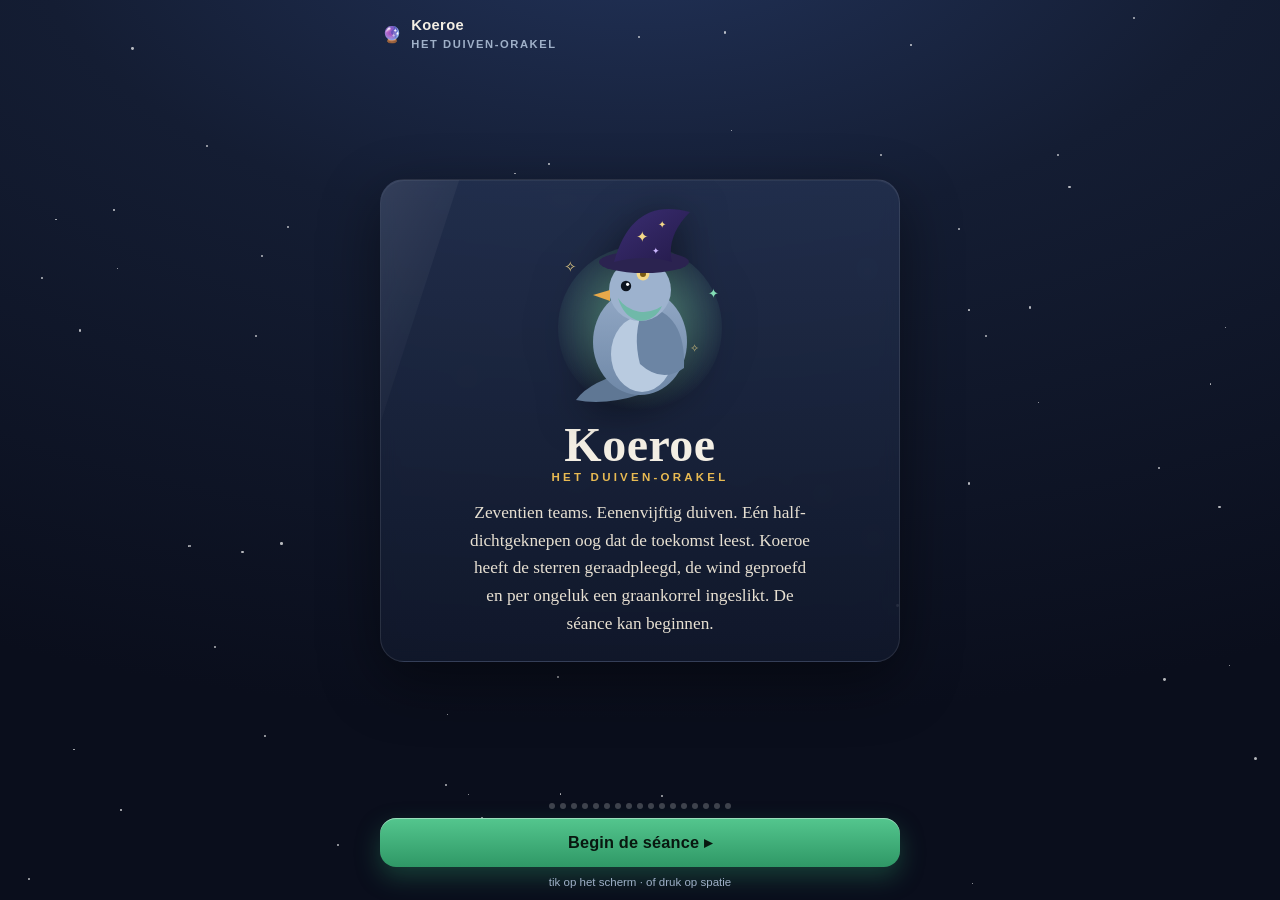
<file: orakel.html>
<!DOCTYPE html>
<html lang="nl">
<head>
<meta charset="utf-8">
<meta name="viewport" content="width=device-width, initial-scale=1, viewport-fit=cover">
<title>Koeroe · het Duiven-Orakel</title>
<link rel="icon" href="./assets/logo.png">
<meta name="description" content="De voorspelduif spreekt: een profetie voor elk team.">
<meta property="og:type" content="website">
<meta property="og:title" content="Koeroe · het Duiven-Orakel">
<meta property="og:description" content="De voorspelduif spreekt: een profetie voor elk team.">
<meta property="og:url" content="https://sjoerdjebis.github.io/duivencompetitie/orakel.html">
<meta property="og:image" content="https://sjoerdjebis.github.io/duivencompetitie/assets/logo.png">
<meta name="theme-color" content="#2f6d56">
<link rel="apple-touch-icon" href="./assets/logo.png">
<style>
  :root{
    --bg1:#0a0e1c; --bg2:#141d33; --bg3:#1d2a44;
    --ink:#f4efe4; --muted:#9fb0c8;
    --green:#3ea877; --green-soft:rgba(62,168,119,.16);
    --gold:#e8ba52; --gold-soft:rgba(232,186,82,.14);
    --line:rgba(255,255,255,.10);
    --serif:"Iowan Old Style","Palatino Linotype",Palatino,Georgia,"Times New Roman",serif;
    --sans:-apple-system,BlinkMacSystemFont,"Segoe UI",Roboto,Helvetica,Arial,sans-serif;
  }
  *{box-sizing:border-box;-webkit-tap-highlight-color:transparent}
  html,body{margin:0;height:100%}
  body{
    font-family:var(--sans); color:var(--ink); overflow:hidden;
    background:
      radial-gradient(120% 90% at 50% -10%, #22335a 0%, var(--bg2) 40%, var(--bg1) 100%);
  }
  /* sterrenhemel */
  #sky{position:fixed; inset:0; z-index:0; pointer-events:none; overflow:hidden}
  #sky .ster{position:absolute; border-radius:50%; background:#fff; opacity:.7;
    animation:twinkle 4s ease-in-out infinite}
  @keyframes twinkle{0%,100%{opacity:.15}50%{opacity:.9}}
  #veer-laag{position:fixed; inset:0; z-index:5; pointer-events:none; overflow:hidden}
  .veer{position:absolute; top:-40px; font-size:22px; opacity:.85;
    animation:val linear forwards}
  @keyframes val{to{transform:translateY(110vh) rotate(320deg); opacity:0}}

  /* podium */
  .stage{position:relative; z-index:2; height:100vh; height:100dvh; overflow:hidden;
    display:flex; flex-direction:column; align-items:center;
    padding:10px 16px calc(12px + env(safe-area-inset-bottom)); }
  .kop{width:100%; max-width:520px; display:flex; align-items:center;
    justify-content:space-between; gap:12px; padding:6px 2px 2px}
  .merk{display:flex; align-items:center; gap:9px; font-weight:700; letter-spacing:.02em}
  .merk .m-titel{font-size:.92rem}
  .merk .m-sub{font-size:.7rem; color:var(--muted); font-weight:600;
    text-transform:uppercase; letter-spacing:.14em}
  .voortgang{font-variant-numeric:tabular-nums; font-size:.78rem; color:var(--muted);
    font-weight:700; letter-spacing:.06em}

  .midden{flex:1 1 auto; min-height:0; width:100%; display:flex; align-items:center; justify-content:center; padding:6px 0}
  .kaart{width:100%; max-width:520px; max-height:100%; text-align:center;
    background:linear-gradient(180deg, rgba(38,52,84,.72), rgba(18,26,46,.72));
    border:1px solid var(--line); border-radius:24px;
    box-shadow:0 20px 60px rgba(0,0,0,.45), inset 0 1px 0 rgba(255,255,255,.06);
    padding:22px 20px 24px; backdrop-filter:blur(8px); -webkit-backdrop-filter:blur(8px);
    position:relative; overflow-x:hidden; overflow-y:auto;
    scrollbar-width:none}
  .kaart::-webkit-scrollbar{display:none}
  .kaart::after{content:""; position:absolute; top:0; left:-60%; width:60%; height:100%;
    background:linear-gradient(100deg,transparent, rgba(255,255,255,.10), transparent);
    transform:skewX(-18deg)}
  .kaart.reveal::after{animation:sweep 1.1s ease}
  @keyframes sweep{from{left:-60%}to{left:130%}}
  .kaart.reveal{animation:pop .5s cubic-bezier(.2,.8,.25,1)}
  @keyframes pop{from{opacity:0; transform:translateY(14px) scale(.985)}to{opacity:1; transform:none}}
  .inhoud{animation:vervaag .6s ease both}
  @keyframes vervaag{from{opacity:0; transform:translateY(8px)}to{opacity:1}}

  /* Koeroe */
  .koeroe{width:150px; height:auto; display:block; margin:0 auto 4px;
    filter:drop-shadow(0 8px 20px rgba(0,0,0,.5)); animation:zweef 5s ease-in-out infinite}
  .koeroe.klein{width:74px; margin-bottom:0}
  @keyframes zweef{0%,100%{transform:translateY(0)}50%{transform:translateY(-7px)}}

  .titel-groot{font-family:var(--serif); font-size:2.5rem; line-height:1;
    margin:.1em 0 .05em; letter-spacing:.01em}
  .ondertitel{color:var(--gold); font-weight:700; text-transform:uppercase;
    letter-spacing:.28em; font-size:.72rem; margin-bottom:16px}
  .lead{font-family:var(--serif); font-size:1.08rem; line-height:1.6; color:#e7e0d2;
    margin:0 auto; max-width:40ch}

  .team-eyebrow{color:var(--muted); text-transform:uppercase; letter-spacing:.22em;
    font-size:.66rem; font-weight:700; margin-bottom:8px}
  .team-naam{font-family:var(--serif); font-size:2rem; line-height:1.1; color:var(--gold);
    margin:0 0 14px}
  .duiven-blok{margin:0 0 20px}
  .duiven-kop{color:var(--gold); text-transform:uppercase; letter-spacing:.16em;
    font-size:.66rem; font-weight:700; margin-bottom:7px}
  .duiven-lijst{font-family:var(--sans); font-size:1rem; color:#eae3d5; line-height:1.75}
  .duiven-lijst span{display:block}
  .profetie{font-family:var(--serif); font-size:1.12rem; line-height:1.62; color:#efe8da;
    margin:0 auto 20px; max-width:42ch}
  .profetie .glans{color:var(--gold)}
  .orakel-regels{display:grid; gap:8px; text-align:left; max-width:360px; margin:0 auto;
    border-top:1px solid var(--line); padding-top:16px}
  .oregel{display:flex; align-items:flex-start; gap:10px; font-size:.86rem; color:#dbe3ef}
  .oregel .ico{font-size:1rem; line-height:1.4}
  .oregel b{color:#fff; font-weight:700}
  .oregel .kd{color:var(--gold); font-weight:700}

  /* voet + knoppen */
  .voet{width:100%; max-width:520px; display:flex; flex-direction:column; align-items:center;
    gap:9px; padding-top:16px}
  .knop{appearance:none; border:0; cursor:pointer; font-family:var(--sans);
    font-size:1.02rem; font-weight:800; color:#08170f; letter-spacing:.01em;
    background:linear-gradient(180deg,#54c68e,#2f9866);
    padding:15px 24px; border-radius:16px; width:100%;
    box-shadow:0 10px 24px rgba(47,152,102,.35), inset 0 1px 0 rgba(255,255,255,.4)}
  .knop:active{transform:translateY(1px)}
  .knop.goud{background:linear-gradient(180deg,#f3cd72,#dca63f); color:#241a05;
    box-shadow:0 10px 24px rgba(220,166,63,.35), inset 0 1px 0 rgba(255,255,255,.5)}
  .hint{font-size:.72rem; color:var(--muted)}
  .terug{position:absolute; left:12px; top:12px; z-index:6; background:rgba(255,255,255,.06);
    border:1px solid var(--line); color:var(--muted); width:38px; height:38px; border-radius:12px;
    font-size:1.1rem; cursor:pointer; display:none; align-items:center; justify-content:center}
  .terug.aan{display:flex}
  .dots{display:flex; gap:5px; flex-wrap:wrap; justify-content:center; max-width:300px}
  .dots i{width:6px; height:6px; border-radius:50%; background:rgba(255,255,255,.22)}
  .dots i.nu{background:var(--gold); transform:scale(1.35)}
  .dots i.klaar{background:rgba(62,168,119,.7)}

  @media (min-width:560px){ .titel-groot{font-size:3rem} .koeroe{width:200px} }
  @media (max-width:559px){
    .kop{padding:2px 2px 0}
    .merk .m-titel{font-size:.86rem}
    .kaart{padding:16px 15px 18px; border-radius:20px}
    .koeroe{width:112px}
    .koeroe.klein{width:58px}
    .titel-groot{font-size:2rem}
    .ondertitel{margin-bottom:10px; letter-spacing:.22em}
    .lead{font-size:.98rem; line-height:1.5}
    .team-eyebrow{margin-bottom:5px}
    .team-naam{font-size:1.5rem; margin-bottom:8px}
    .duiven-blok{margin-bottom:11px}
    .duiven-lijst{font-size:.92rem; line-height:1.5}
    .profetie{font-size:.98rem; line-height:1.48; margin-bottom:12px}
    .orakel-regels{padding-top:11px; gap:6px}
    .oregel{font-size:.8rem}
    .voet{padding-top:9px; gap:6px}
    .knop{padding:13px 20px; font-size:.98rem; border-radius:14px}
    .dots i{width:5px; height:5px}
  }
</style>
</head>
<body>
  <div id="sky"></div>
  <div id="veer-laag"></div>
  <button class="terug" id="terug" aria-label="Terug">‹</button>

  <div class="stage" id="stage">
    <div class="kop">
      <div class="merk">
        <span aria-hidden="true">🔮</span>
        <span>
          <span class="m-titel">Koeroe</span><br>
          <span class="m-sub">het Duiven-Orakel</span>
        </span>
      </div>
      <div class="voortgang" id="voortgang"></div>
    </div>

    <div class="midden">
      <div class="kaart" id="kaart"></div>
    </div>

    <div class="voet">
      <div class="dots" id="dots"></div>
      <button class="knop" id="knop">Begin de séance ▸</button>
      <div class="hint">tik op het scherm · of druk op spatie</div>
    </div>
  </div>

<script>
/* ====== Koeroe (SVG) ====== */
const KOEROE = `
<svg class="koeroe" viewBox="0 0 200 214" xmlns="http://www.w3.org/2000/svg" role="img" aria-label="Koeroe het orakel">
  <defs>
    <radialGradient id="glow" cx="50%" cy="45%" r="55%">
      <stop offset="0%" stop-color="#8ff0c2" stop-opacity=".55"/>
      <stop offset="100%" stop-color="#8ff0c2" stop-opacity="0"/>
    </radialGradient>
    <linearGradient id="hoed" x1="0" y1="0" x2="1" y2="1">
      <stop offset="0%" stop-color="#3b2e73"/><stop offset="100%" stop-color="#241a4a"/>
    </linearGradient>
    <linearGradient id="lijf" x1="0" y1="0" x2="0" y2="1">
      <stop offset="0%" stop-color="#93a9c6"/><stop offset="100%" stop-color="#6f88a7"/>
    </linearGradient>
  </defs>
  <ellipse cx="100" cy="126" rx="82" ry="82" fill="url(#glow)"/>
  <!-- staart -->
  <path d="M96 168 q-46 10 -60 30 q28 6 66 -6 z" fill="#5f7794"/>
  <!-- lijf -->
  <ellipse cx="100" cy="140" rx="47" ry="53" fill="url(#lijf)"/>
  <!-- buik -->
  <ellipse cx="102" cy="152" rx="31" ry="38" fill="#b9cbe0"/>
  <!-- vleugel -->
  <path d="M104 104 q42 6 40 62 q-22 16 -44 -4 q-8 -30 4 -58 z" fill="#6c85a4"/>
  <!-- kop -->
  <circle cx="100" cy="88" r="31" fill="#9db2ce"/>
  <!-- nek-glans -->
  <path d="M78 96 a31 31 0 0 0 44 8 q-6 14 -22 15 q-16 -3 -22 -23z" fill="#4bbf8a" opacity=".55"/>
  <!-- snavel -->
  <path d="M70 88 l-17 5 l17 6 z" fill="#e7a94a"/>
  <!-- oog -->
  <circle cx="86" cy="84" r="5.2" fill="#0d1420"/>
  <circle cx="87.6" cy="82.3" r="1.6" fill="#fff"/>
  <!-- derde oog -->
  <circle cx="103" cy="72" r="6.4" fill="#f4d888"/>
  <circle cx="103" cy="72" r="3" fill="#7a5a12"/>
  <!-- hoedrand -->
  <ellipse cx="104" cy="60" rx="45" ry="11" fill="#2b2350"/>
  <!-- hoedpunt -->
  <path d="M74 60 Q92 -6 150 10 Q126 34 132 60 Q104 52 74 60 Z" fill="url(#hoed)"/>
  <!-- sterren op hoed -->
  <text x="96" y="40" font-size="15" fill="#f4d888">✦</text>
  <text x="118" y="26" font-size="10" fill="#f4d888">✦</text>
  <text x="112" y="52" font-size="9" fill="#cbb6ff">✦</text>
  <!-- sprankels -->
  <text x="24" y="70" font-size="15" fill="#f4d888" opacity=".9">✧</text>
  <text x="168" y="96" font-size="13" fill="#8ff0c2" opacity=".9">✦</text>
  <text x="150" y="150" font-size="11" fill="#f4d888" opacity=".8">✧</text>
</svg>`;

/* ====== Data ====== */
const INTRO = {
  type:'intro',
  titel:'Koeroe',
  sub:'het Duiven-Orakel',
  lead:'Zeventien teams. Eenenvijftig duiven. Eén half-dichtgeknepen oog dat de toekomst leest. Koeroe heeft de sterren geraadpleegd, de wind geproefd en per ongeluk een graankorrel ingeslikt. De séance kan beginnen.'
};

const TEAMS = [
  {team:'Arjan Koenen', duiven:['Eowyn','Frenkie','Mees de Mus'], label:'Minst waarschijnlijke duif', kd:'Mees de Mus', omen:'Verwar de mus niet met het avondeten.',
   p:`Koeroe ziet een leger van drie: een schildmaagd, een middenvelder en… een <span class="glans">mus</span>. Ja, een mus. De kosmos heeft het dubbel gecheckt. Toch fluistert het heelal dat wie een mus tussen de duiven durft te zetten, óf een ziener is, óf de weg volledig kwijt. Beide leveren punten op. Vermoedelijk.`},
  {team:'Bart & Lobke', duiven:['Cabo!!','Mbappé','Rio'], label:'Duif met de snelste benen', kd:'Mbappé', omen:'Paspoort niet vergeten.',
   p:`Twee vakantiebestemmingen en een Fransman met turbobenen. Koeroe voorspelt: deze duiven vertrekken niet om te koersen, maar om <span class="glans">in te checken bij een all-inclusive</span>. Mbappé is al onderweg; de andere twee wachten op de shuttlebus. Snelheid gegarandeerd, aankomst een open vraag.`},
  {team:'Eddy & Jolanda', duiven:['Bokkepoot','Bosse Bol','Tompouce'], label:'Duif met de meeste honger', kd:'Tompouce', omen:'Niet vervoeren bij warm weer.',
   p:`Een team volledig opgetrokken uit gebak. Koeroe ruikt banketbakkersroom op de wind. De profetie is glashelder: waar anderen op thermiek vliegen, vliegen deze op <span class="glans">suikerspiegel</span>. Let op de Tompouce — die bezwijkt onder druk, maar wát een laagjes.`},
  {team:'Gilles & Tessa', duiven:['Ceesie','Charlie','Sep'], label:'Zwaar onderschatte duif', kd:'Sep', omen:'Onderschatting wordt kosmisch afgestraft.',
   p:`Drie namen zó bescheiden dat de sterren ze bijna over het hoofd zagen. En dáár, zegt Koeroe, schuilt het gevaar. Onderschat Ceesie niet. Onderschat vooral <span class="glans">Sep</span> niet. Koeroe onderschatte ooit een Sep en praat er tot op heden niet over.`},
  {team:'Hugo & Marieke', duiven:['Aline','Emma','Marie'], label:'Duif met de beste looks', kd:'Aline', omen:'Haast is voor amateurs.',
   p:`Drie dames, één elegant complot. Koeroe ziet gratie, hij ziet klasse, hij ziet… geen enkele haast. Dit team komt niet als eerste thuis — dit team komt <span class="glans">op tijd</span> thuis. Er is een verschil, en alleen Aline kent het.`},
  {team:'Jan & Monique', duiven:['Armando 2','Gunnar Sønsteby','Simo Häyhä'], label:'Meest geruisloze duif', kd:'Simo Häyhä', omen:'Maakt geen geluid. Maakt geen fouten.',
   p:`Een sequel, een verzetsheld en de dodelijkste scherpschutter uit de geschiedenis. Koeroe krijgt het koud. Dit is geen duiventeam, dit is een <span class="glans">geheime operatie</span>. Simo Häyhä vliegt niet — Simo Häyhä wácht. En Armando 2 is aantoonbaar beter dan Armando 1, aldus de sterren.`},
  {team:'Jo & Monique', duiven:['Amy','Elio','Teun'], label:'Meest onmisbare duif', kd:'Teun', omen:'Familie kun je niet uitschakelen.',
   p:`Koeroe ziet drie duiven die elkaars zinnen afmaken. Harmonie, zegt de kosmos. Verontrustend véél harmonie. Teun leidt, Amy corrigeert, Elio doet alsof hij luistert. Een <span class="glans">gezin</span>. Gezinnen winnen zelden de sprint, maar raken nooit verloren.`},
  {team:'Lois & Wessel', duiven:['Geertje','Moffel','Piertje'], label:'Meest ontspannen duif', kd:'Moffel', omen:'Komt aan wanneer het uitkomt.',
   p:`Geertje, Moffel en Piertje — namen die klinken als een knus dorp met precies één pinautomaat. Koeroe voorspelt: deze duiven koersen niet, ze <span class="glans">wandelen</span>. Maar onderschat de wandelaar nooit: de wandelaar komt altijd aan, meestal mét een verhaal.`},
  {team:'Marco & Kelsey', duiven:['Duif 1','Duif 2','Duif 3 – leukere namen volgen'], label:'Duif die nog een naam zoekt', kd:'Duif 2', omen:'Namen volgen. Punten misschien ook.',
   p:`Koeroe tuurt in de nevel en leest: “Duif 1. Duif 2. Duif 3 – leukere namen volgen.” De sterren zwijgen eerbiedig. Nog nooit zag het orakel zóveel potentie in zó weinig moeite. Deze duiven weten <span class="glans">zelf nog niet wie ze zijn</span> — en dát maakt ze volstrekt onvoorspelbaar. Levensgevaarlijk.`},
  {team:'Maurice & Simone', duiven:['Alberto Contador','Michael Schumacher','Rafael Nadal'], label:'Duif met het grootste ego', kd:'Michael Schumacher', omen:'Zelfgenoegzaamheid is de enige tegenstander.',
   p:`Een Tourwinnaar, een Formule 1-legende en de koning van het gravel. Koeroe ziet een <span class="glans">podium dat zichzelf al heeft uitgeroepen</span>. Het probleem met kampioenen? Ze denken dat het vanzelf gaat. Schumacher pakt de bocht, Nadal de rally, Contador de berg — en de finish lacht in haar vuistje.`},
  {team:'Niek & Wiet', duiven:['Big Virg','Jaap','Torx'], label:'Duif met de breedste borst', kd:'Big Virg', omen:'Groot. Ongepolijst. Onvermijdelijk.',
   p:`Een reus, een Jaap en een schroefkop. Koeroe voelt rauwe, ongeslepen kracht. Big Virg torent boven alles uit, Torx draait zich <span class="glans">vast in de overwinning</span>, en Jaap… Jaap is er ook. Onmisbaar, die Jaap. Vraag niet waarom, dat weet de kosmos ook niet.`},
  {team:'Niene & Aron', duiven:['Dumfel Demfries','Noa Kort','Roekoeman'], label:'Duif met de meeste loopkracht', kd:'Dumfel Demfries', omen:'Let op de rechterflank.',
   p:`Dumfel Demfries dendert over de flank, Roekoeman waakt in de schemer, en Noa Kort houdt het — de naam zegt het al — <span class="glans">kort</span>. Koeroe ziet een team dat harder loopt dan het zelf doorheeft. Let op die rechtsback: die levert de voorzet waar niemand op rekende.`},
  {team:'Paul & Nicolette', duiven:['Max V/D Bandijk','Milow V/D Bandijk','Moos V/D Bandijk'], label:'Blauwst bloedige duif', kd:'Max V/D Bandijk', omen:'De dijk breekt nooit.',
   p:`Drie duiven, één achternaam: de dynastie <span class="glans">Van De Bandijk</span>. Koeroe buigt voor zoveel bloedlijn. Dit is geen team, dit is een familiebedrijf, en het familiebedrijf duldt geen concurrentie aan de dijk. Max opent, Milow bevestigt, Moos maakt af. Adel verplicht.`},
  {team:'Rick & Ezra', duiven:['Ach, ik kom er zo op','Die daar','Dinges'], label:'Makkelijkst te vergeten duif', kd:'Dinges', omen:'Je vergeet ze — tot het te laat is.',
   p:`Koeroe leest de namen driemaal en legt de kristallen bol even weg. “Ach, ik kom er zo op.” “Die daar.” “Dinges.” Dit team heeft het <span class="glans">uitstel tot kunstvorm</span> verheven. En tóch — net als je ze vergeet, zijn ze er. Naamloos, gezichtsloos, en verduiveld lastig te verslaan.`},
  {team:'Sjoerd & Marije', duiven:['Ben de Pompoen','Dodo','SixSeven'], label:'Meest opvallende duif', kd:'Dodo', omen:'Weet niet dat vliegen onmogelijk is.',
   p:`De architect van dit alles stuurt een pompoen, een uitgestorven vogel en een getal de hemel in. Koeroe waardeert de brutaliteit. De <span class="glans">Dodo kán niet vliegen</span> — dat weet de Dodo niet, en dáárin schuilt zijn kracht. Ben de Pompoen rolt waar anderen fladderen. SixSeven weet zelf niet of het zes of zeven is, en dat houdt de tegenstand klaarwakker.`},
  {team:'Tim & Kim', duiven:['Framboos','Kiwi','Senna'], label:'Duif met de meeste pk\'s', kd:'Senna', omen:'Niet blenden.',
   p:`Een fruitschaal met een raceziel. Koeroe ziet vitamines én benzine. Framboos en Kiwi brengen frisheid, Senna brengt het <span class="glans">gaspedaal</span>. Zolang niemand ze per ongeluk in een smoothie gooit, komt dit team verrassend ver.`},
  {team:'Tom Aarsman', duiven:['Boracay','Cebu','Manila'], label:'Meest tropische duif', kd:'Manila', omen:'Koerst richting het strand.',
   p:`Drie Filipijnse parels, één duif in z'n eentje aan het roer. Koeroe ziet een solozeiler met een tropische vloot. Terwijl anderen met z'n tweeën twijfelen, beslist Tom <span class="glans">alleen</span> — snel, en doorgaans richting het strand. Manila wijst de weg, Cebu volgt, Boracay zit al aan de cocktail.`}
];

const FINALE = {
  type:'finale',
  titel:'De Slotprofetie',
  lead:`En zo knijpt Koeroe zijn ene goede oog dicht. Zeventien teams, eenenvijftig duiven, en één waarheid die de kosmos blijft herhalen: de winnaar zit niet in de snelste duif, maar in de duif die vergeet dat verliezen bestaat. Koeroe voorspelt een seizoen van onwaarschijnlijke helden, gebakken lucht, en minstens één mus die zich met verve voordoet als duif. Wie wint? Dát, stervelingen, heeft het orakel allang gezien — maar de sterren lieten Koeroe zweren te zwijgen tot de laatste vlucht. Koeroe… koeroe.`
};

const SCHERMEN = [INTRO, ...TEAMS, FINALE];

/* ====== Render ====== */
const kaart = document.getElementById('kaart');
const knop = document.getElementById('knop');
const hint = document.querySelector('.hint');
const voortgang = document.getElementById('voortgang');
const dots = document.getElementById('dots');
const terug = document.getElementById('terug');
let i = 0;
let bezig = false;

const teamAantal = TEAMS.length;
TEAMS.forEach(()=>{ const d=document.createElement('i'); dots.append(d); });
const dotEls = [...dots.children];

function render(){
  const s = SCHERMEN[i];
  kaart.classList.remove('reveal'); void kaart.offsetWidth; kaart.classList.add('reveal');

  if(s.type==='intro'){
    kaart.innerHTML = `<div class="inhoud">${KOEROE}
      <h1 class="titel-groot">${s.titel}</h1>
      <div class="ondertitel">${s.sub}</div>
      <p class="lead">${s.lead}</p></div>`;
    knop.textContent = 'Begin de séance ▸'; knop.classList.remove('goud');
    voortgang.textContent = ''; hint.style.visibility='visible';
  } else if(s.type==='finale'){
    kaart.innerHTML = `<div class="inhoud">${KOEROE.replace('koeroe"','koeroe" ')}
      <div class="ondertitel" style="margin-top:6px">Het orakel heeft gesproken</div>
      <h1 class="titel-groot" style="color:var(--gold);font-size:2rem;margin-bottom:14px">${s.titel}</h1>
      <p class="profetie">${s.lead}</p></div>`;
    knop.textContent = '↺ Roep het orakel opnieuw'; knop.classList.add('goud');
    voortgang.textContent = 'FINALE'; hint.style.visibility='hidden';
    veerRegen();
  } else {
    const nr = i; // team index = i (want intro=0)
    kaart.innerHTML = `<div class="inhoud">
      ${KOEROE.replace('class="koeroe"','class="koeroe klein"')}
      <div class="team-eyebrow">Voorspelling ${nr} / ${teamAantal}</div>
      <h2 class="team-naam">${s.team}</h2>
      <div class="duiven-blok">
        <div class="duiven-kop">De 3 gekozen duiven</div>
        <div class="duiven-lijst">${s.duiven.map(d=>`<span>${d}</span>`).join('')}</div>
      </div>
      <p class="profetie">${s.p}</p>
      <div class="orakel-regels">
        <div class="oregel"><span class="ico">✨</span><span><b>${s.label}:</b> <span class="kd">${s.kd}</span></span></div>
        <div class="oregel"><span class="ico">⚠️</span><span><b>Let op:</b> ${s.omen}</span></div>
      </div></div>`;
    knop.textContent = nr < teamAantal ? 'Volgende voorspelling ▸' : 'De slotprofetie ▸';
    knop.classList.remove('goud');
    voortgang.textContent = nr + ' / ' + teamAantal;
    hint.style.visibility='visible';
  }

  // dots
  dotEls.forEach((d,k)=>{
    d.className=''; const teamIdx=k+1;
    if(teamIdx===i) d.classList.add('nu');
    else if(teamIdx<i) d.classList.add('klaar');
  });
  terug.classList.toggle('aan', i>0);
  kaart.scrollTop = 0;
}

function volgende(){
  if(bezig) return;
  if(i >= SCHERMEN.length-1){ i=0; render(); return; } // vanaf finale: opnieuw
  bezig=true; i++; render();
  setTimeout(()=>bezig=false, 320);
}
function vorige(){ if(bezig||i<=0) return; bezig=true; i--; render(); setTimeout(()=>bezig=false,320); }

/* ====== Interactie ====== */
knop.addEventListener('click', e=>{ e.stopPropagation(); volgende(); });
terug.addEventListener('click', e=>{ e.stopPropagation(); vorige(); });
document.getElementById('stage').addEventListener('click', e=>{
  if(e.target.closest('.knop')||e.target.closest('.terug')) return;
  volgende();
});
document.addEventListener('keydown', e=>{
  if(e.key===' '||e.key==='Enter'||e.key==='ArrowRight'){ e.preventDefault(); volgende(); }
  else if(e.key==='ArrowLeft'){ e.preventDefault(); vorige(); }
});

/* ====== Sfeer: sterren + veren ====== */
(function sterren(){
  const sky=document.getElementById('sky'); let html='';
  for(let n=0;n<70;n++){
    const s=(Math.random()*2+1).toFixed(1);
    const x=(Math.random()*100).toFixed(2), y=(Math.random()*100).toFixed(2);
    const del=(Math.random()*4).toFixed(2);
    html+=`<span class="ster" style="width:${s}px;height:${s}px;left:${x}%;top:${y}%;animation-delay:${del}s"></span>`;
  }
  sky.innerHTML=html;
})();
function veerRegen(){
  const laag=document.getElementById('veer-laag');
  for(let n=0;n<18;n++){
    const v=document.createElement('div'); v.className='veer';
    v.textContent = Math.random()<.5 ? '🪶':'✦';
    v.style.left=(Math.random()*100)+'%';
    v.style.animationDuration=(3+Math.random()*3)+'s';
    v.style.animationDelay=(Math.random()*1.2)+'s';
    v.style.fontSize=(14+Math.random()*16)+'px';
    laag.append(v);
    setTimeout(()=>v.remove(), 6500);
  }
}

render();
</script>
</body>
</html>
</file>
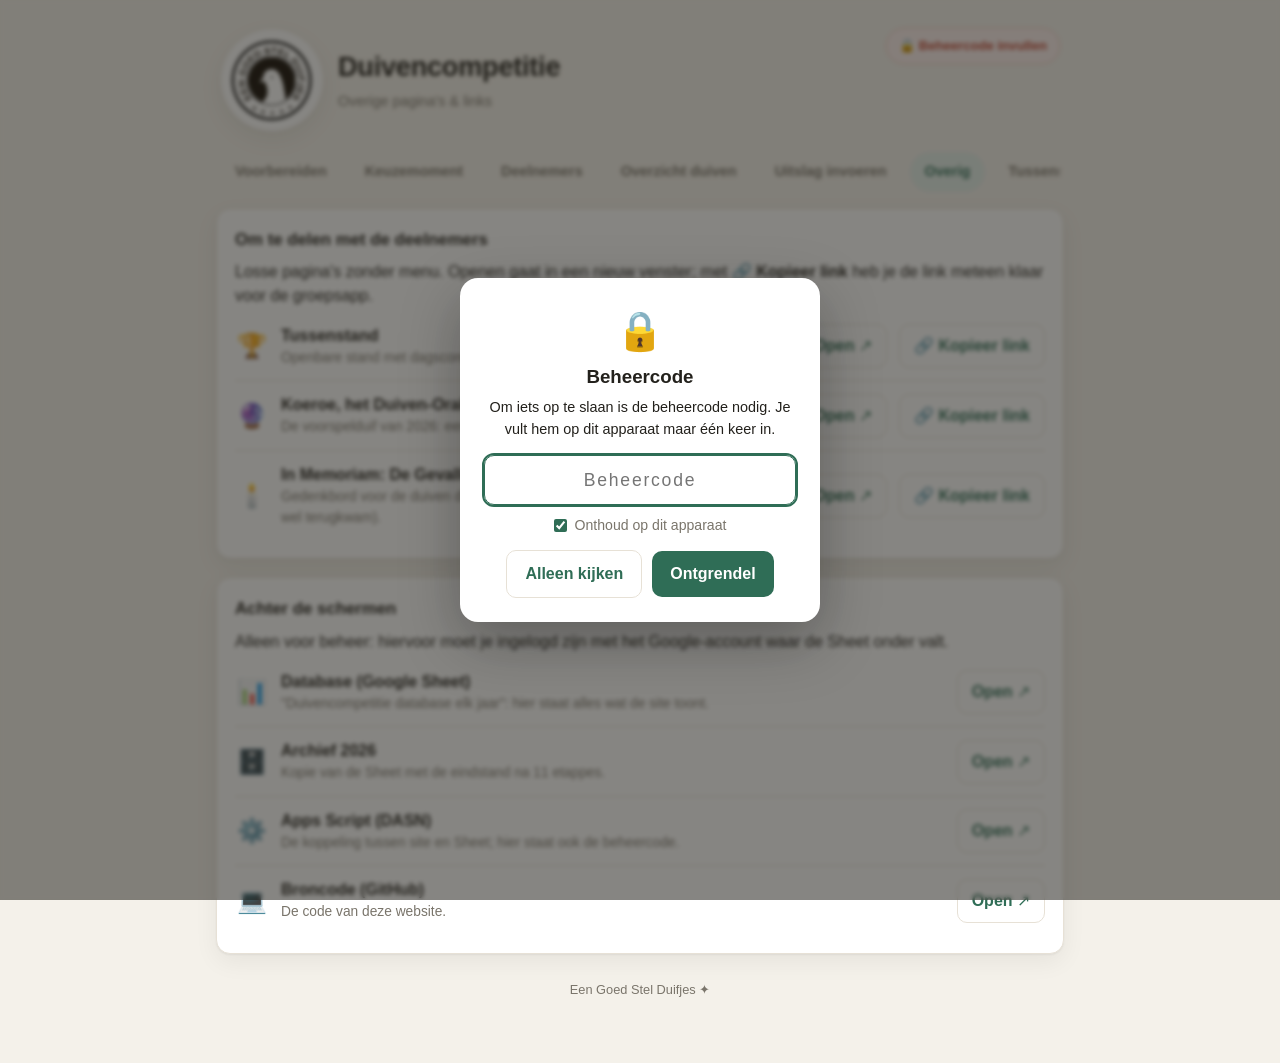
<file: overig.html>
<!DOCTYPE html>
<html lang="nl">
<head>
  <meta charset="utf-8">
  <meta name="viewport" content="width=device-width, initial-scale=1">
  <title>Overig — Duivencompetitie</title>
  <link rel="icon" href="./assets/logo.png">
  <link rel="stylesheet" href="./assets/styles.css?v=8">
</head>
<body data-beheer>
  <div class="wrap">
    <header class="app">
      <div class="logo"><img src="./assets/logo.png" alt="Een goed stel duifjes"></div>
      <div>
        <h1 id="titel">Duivencompetitie</h1>
        <div class="sub">Overige pagina's &amp; links</div>
      </div>
      <nav class="tabs">
        <a href="./voorbereiden.html">Voorbereiden</a>
        <a href="./keuzemoment.html">Keuzemoment</a>
        <a href="./deelnemers.html">Deelnemers</a>
        <a href="./duivenlijst.html">Overzicht duiven</a>
        <a href="./invoer.html">Uitslag invoeren</a>
        <a href="./overig.html" class="active">Overig</a>
        <a href="./tussenstandopen.html" target="_blank" rel="noopener">Tussenstand &#8599;</a>
      </nav>
    </header>

    <div id="melding"></div>

    <!-- ===== Deelpagina's voor de deelnemers ===== -->
    <div class="card">
      <h2>Om te delen met de deelnemers</h2>
      <p class="sub" style="margin:-6px 0 14px">
        Losse pagina's zonder menu. Openen gaat in een nieuw venster; met
        <strong>🔗 Kopieer link</strong> heb je de link meteen klaar voor de groepsapp.
      </p>
      <div class="link-lijst">
        <div class="link-rij">
          <span class="link-ikoon">🏆</span>
          <div class="link-tekst">
            <strong>Tussenstand</strong>
            <span>Openbare stand met dagscore, klassement, beste duiven en teams.</span>
          </div>
          <a class="ghost-link" href="./tussenstandopen.html" target="_blank" rel="noopener">Open &#8599;</a>
          <button class="ghost kopieer" type="button" data-pad="tussenstandopen.html">🔗 Kopieer link</button>
        </div>
        <div class="link-rij">
          <span class="link-ikoon">🔮</span>
          <div class="link-tekst">
            <strong>Koeroe, het Duiven-Orakel</strong>
            <span>De voorspelduif van 2026: een profetie per team (beste op de telefoon).</span>
          </div>
          <a class="ghost-link" href="./orakel.html" target="_blank" rel="noopener">Open &#8599;</a>
          <button class="ghost kopieer" type="button" data-pad="orakel.html">🔗 Kopieer link</button>
        </div>
        <div class="link-rij">
          <span class="link-ikoon">🕯️</span>
          <div class="link-tekst">
            <strong>In Memoriam: De Gevallen Vliegers</strong>
            <span>Gedenkbord voor de duiven die op 13 juli 2026 niet terugkwamen (en Ceesie, die wel terugkwam).</span>
          </div>
          <a class="ghost-link" href="./inmemoriam.html" target="_blank" rel="noopener">Open &#8599;</a>
          <button class="ghost kopieer" type="button" data-pad="inmemoriam.html">🔗 Kopieer link</button>
        </div>
      </div>
    </div>

    <!-- ===== Achter de schermen ===== -->
    <div class="card">
      <h2>Achter de schermen</h2>
      <p class="sub" style="margin:-6px 0 14px">
        Alleen voor beheer: hiervoor moet je ingelogd zijn met het Google-account
        waar de Sheet onder valt.
      </p>
      <div class="link-lijst">
        <div class="link-rij">
          <span class="link-ikoon">📊</span>
          <div class="link-tekst">
            <strong>Database (Google Sheet)</strong>
            <span>"Duivencompetitie database elk jaar": hier staat alles wat de site toont.</span>
          </div>
          <a class="ghost-link" href="https://docs.google.com/spreadsheets/d/1tgy6qbZ7xvNmDTudVrCem5sMCWlS64R19mLvIhDCp4A/edit" target="_blank" rel="noopener">Open &#8599;</a>
        </div>
        <div class="link-rij">
          <span class="link-ikoon">🗄️</span>
          <div class="link-tekst">
            <strong>Archief 2026</strong>
            <span>Kopie van de Sheet met de eindstand na 11 etappes.</span>
          </div>
          <a class="ghost-link" href="https://docs.google.com/spreadsheets/d/1jJGhLS-_uXpcYWW1ZT96kJiXPvqhssBT_F0p4o0H0qo/edit" target="_blank" rel="noopener">Open &#8599;</a>
        </div>
        <div id="archief-extra"></div>
        <div class="link-rij">
          <span class="link-ikoon">⚙️</span>
          <div class="link-tekst">
            <strong>Apps Script (DASN)</strong>
            <span>De koppeling tussen site en Sheet; hier staat ook de beheercode.</span>
          </div>
          <a class="ghost-link" href="https://script.google.com/home/projects/1MkljoYTRC-56d4NWS10CvezWNTBGzUtR5lcKHZfBLm8Gc_TSocBtI4br/edit" target="_blank" rel="noopener">Open &#8599;</a>
        </div>
        <div class="link-rij">
          <span class="link-ikoon">💻</span>
          <div class="link-tekst">
            <strong>Broncode (GitHub)</strong>
            <span>De code van deze website.</span>
          </div>
          <a class="ghost-link" href="https://github.com/SjoerdjeBis/duivencompetitie" target="_blank" rel="noopener">Open &#8599;</a>
        </div>
      </div>
    </div>

    <footer class="app">Een Goed Stel Duifjes &#10022;</footer>
  </div>

  <script src="./config.js?v=8"></script>
  <script src="./assets/scoring.js?v=8"></script>
  <script src="./assets/api.js?v=8"></script>
  <script>
    (function () {
      var cfg = window.DUIVEN_CONFIG || {};
      document.getElementById('titel').textContent = cfg.SEIZOEN || 'Duivencompetitie';

      // Kopieer de volledige (absolute) link van een deelpagina.
      document.querySelectorAll('button.kopieer').forEach(function (knop) {
        knop.addEventListener('click', async function () {
          var url = new URL('./' + knop.dataset.pad, location.href).href;
          try {
            await navigator.clipboard.writeText(url);
            var oud = knop.textContent;
            knop.textContent = '✓ Gekopieerd';
            setTimeout(function () { knop.textContent = oud; }, 1600);
          } catch (e) {
            window.prompt('Kopieer deze link:', url);
          }
        });
      });

      // Latere archieven (Instellingen › archief_<jaar>) automatisch erbij zetten.
      API.loadModel().then(function (r) {
        var inst = r.model.instellingen || {};
        var box = document.getElementById('archief-extra');
        Object.keys(inst).filter(function (k) { return /^archief_\d{4}$/.test(k) && k !== 'archief_2026'; })
          .sort().forEach(function (k) {
            var rij = document.createElement('div');
            rij.className = 'link-rij';
            rij.innerHTML = '<span class="link-ikoon">🗄️</span><div class="link-tekst"><strong></strong>' +
              '<span>Kopie van de Sheet van dat seizoen.</span></div>' +
              '<a class="ghost-link" target="_blank" rel="noopener">Open &#8599;</a>';
            rij.querySelector('strong').textContent = 'Archief ' + k.slice(-4);
            rij.querySelector('a').href = String(inst[k]);
            box.append(rij);
          });
      }).catch(function () {});
    })();
  </script>
</body>
</html>
</file>
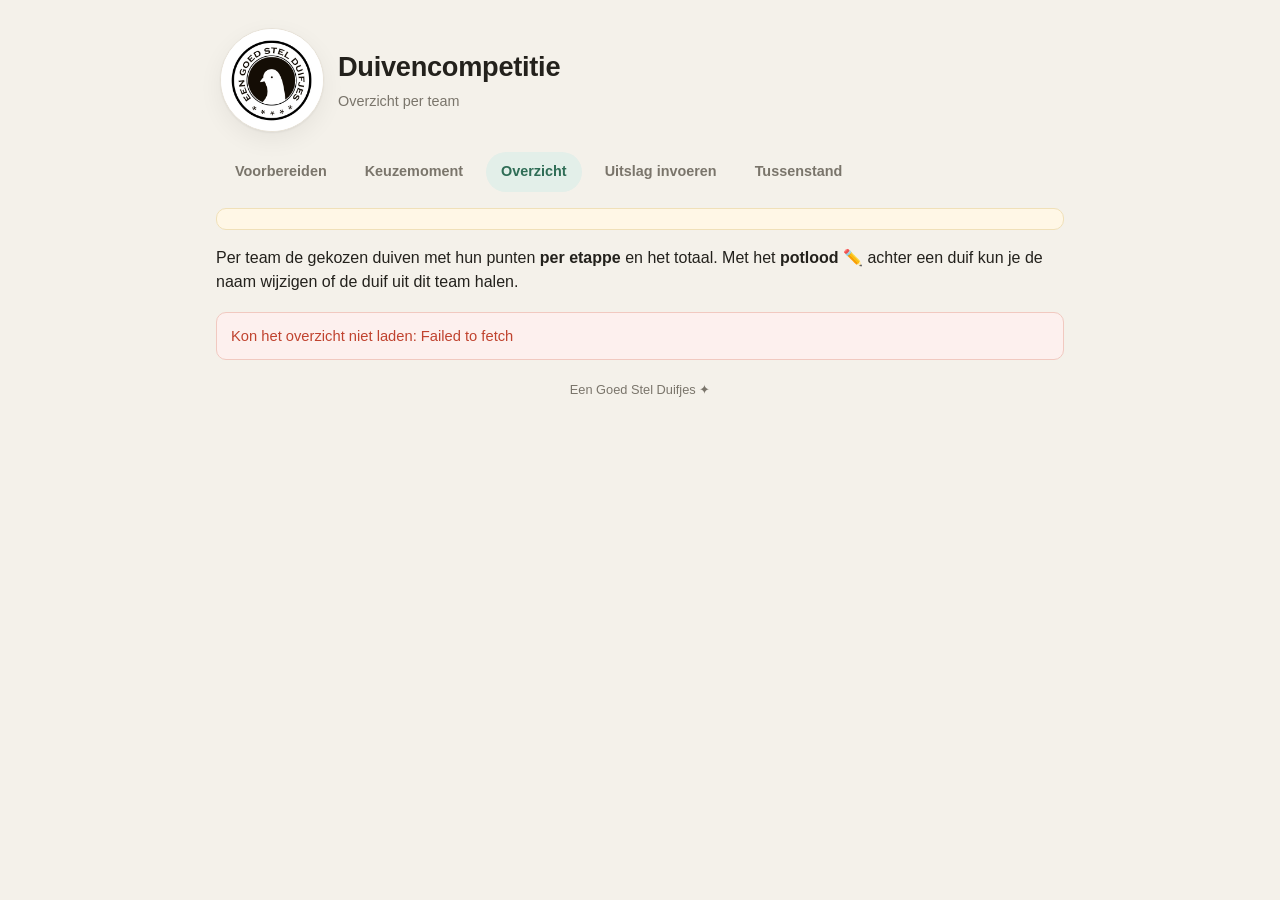
<file: overzicht.html>
<!DOCTYPE html>
<html lang="nl">
<head>
  <meta charset="utf-8">
  <meta name="viewport" content="width=device-width, initial-scale=1">
  <title>Overzicht — Duivencompetitie</title>
  <link rel="icon" href="./assets/logo.png">
  <link rel="stylesheet" href="./assets/styles.css">
</head>
<body>
  <div class="wrap">
    <header class="app">
      <div class="logo"><img src="./assets/logo.png" alt="Een goed stel duifjes"></div>
      <div>
        <h1 id="titel">Duivencompetitie</h1>
        <div class="sub">Overzicht per team</div>
      </div>
      <nav class="tabs">
        <a href="./voorbereiden.html">Voorbereiden</a>
        <a href="./keuzemoment.html">Keuzemoment</a>
        <a href="./overzicht.html" class="active">Overzicht</a>
        <a href="./invoer.html">Uitslag invoeren</a>
        <a href="./index.html">Tussenstand</a>
      </nav>
    </header>

    <div id="banner"></div>

    <p class="sub" style="margin:0 0 18px">
      Per team de gekozen duiven met hun punten <strong>per etappe</strong> en het
      totaal. Met het <strong>potlood ✏️</strong> achter een duif kun je de naam
      wijzigen of de duif uit dit team halen.
    </p>

    <div id="inhoud"><div class="loading">Overzicht laden…</div></div>

    <footer class="app">Een Goed Stel Duifjes ✦</footer>
  </div>

  <!-- ===== Wijzig-modal (naam veranderen) ===== -->
  <div id="wijzig-overlay" class="overlay verborgen">
    <div class="modal">
      <div class="modal-nummer">
        <div class="mn-kort" id="wz-kort">—</div>
        <div class="mn-lang" id="wz-lang"></div>
      </div>
      <label for="wz-naam" class="modal-label">Nieuwe naam voor deze duif</label>
      <input id="wz-naam" type="text" placeholder="Naam van de duif" autocomplete="off" maxlength="40">
      <div class="knoppen midden">
        <button id="wz-annuleer" class="ghost" type="button">Annuleren</button>
        <button id="wz-ok" class="primary" type="button">Naam opslaan</button>
      </div>
    </div>
  </div>

  <script src="./config.js"></script>
  <script src="./assets/scoring.js"></script>
  <script src="./assets/api.js"></script>
  <script src="./assets/overzicht.js"></script>
</body>
</html>
</file>
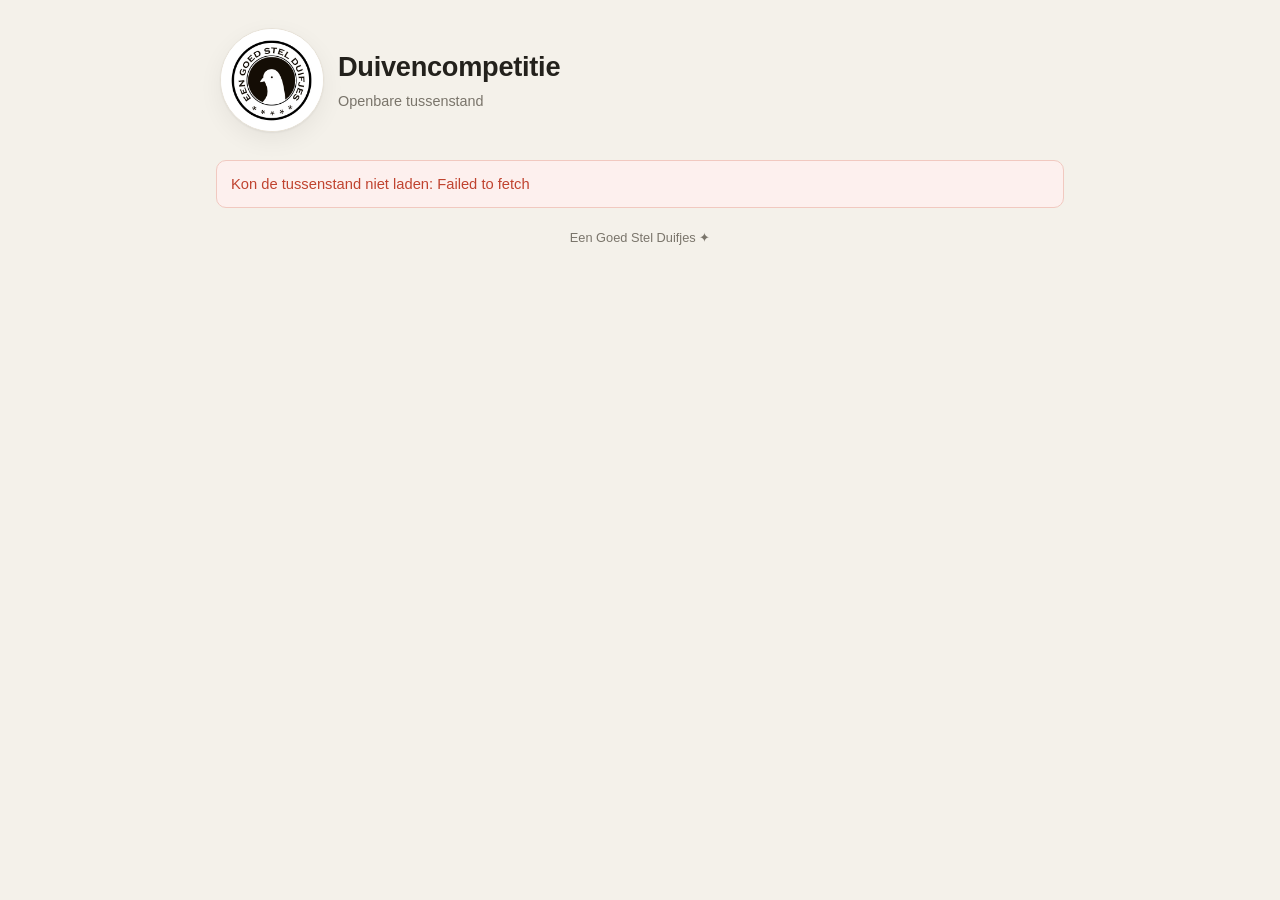
<file: tussenstandopen.html>
<!DOCTYPE html>
<html lang="nl">
<head>
  <meta charset="utf-8">
  <meta name="viewport" content="width=device-width, initial-scale=1">
  <title>Tussenstand — Duivencompetitie</title>
  <link rel="icon" href="./assets/logo.png">
  <meta name="description" content="Wie staat er bovenaan? Dagscore, klassement, beste duiven en alle teams.">
  <meta property="og:type" content="website">
  <meta property="og:title" content="Tussenstand · Duivencompetitie">
  <meta property="og:description" content="Wie staat er bovenaan? Dagscore, klassement, beste duiven en alle teams.">
  <meta property="og:url" content="https://sjoerdjebis.github.io/duivencompetitie/tussenstandopen.html">
  <meta property="og:image" content="https://sjoerdjebis.github.io/duivencompetitie/assets/logo.png">
  <meta name="theme-color" content="#2f6d56">
  <link rel="apple-touch-icon" href="./assets/logo.png">
  <link rel="manifest" href="./manifest.webmanifest">
  <link rel="stylesheet" href="./assets/styles.css?v=8">
</head>
<body>
  <!-- Open/publieke tussenstand: zelfde stand als index.html, maar ZONDER menu,
       zodat bezoekers niet naar de beheerpagina's kunnen. Deze link
       (…/tussenstandopen.html) deel je met de deelnemers. -->
  <div class="wrap">
    <header class="app">
      <div class="logo"><img src="./assets/logo.png" alt="Een goed stel duifjes"></div>
      <div>
        <h1 id="titel">Duivencompetitie</h1>
        <div class="sub">Openbare tussenstand</div>
      </div>
    </header>

    <div id="banner"></div>
    <div id="inhoud"><div class="loading">Tussenstand laden…</div></div>

    <footer class="app">Een Goed Stel Duifjes ✦</footer>
  </div>

  <script src="./config.js?v=8"></script>
  <script src="./assets/scoring.js?v=8"></script>
  <script src="./assets/api.js?v=8"></script>
  <script src="./assets/tussenstand.js?v=8"></script>
</body>
</html>
</file>
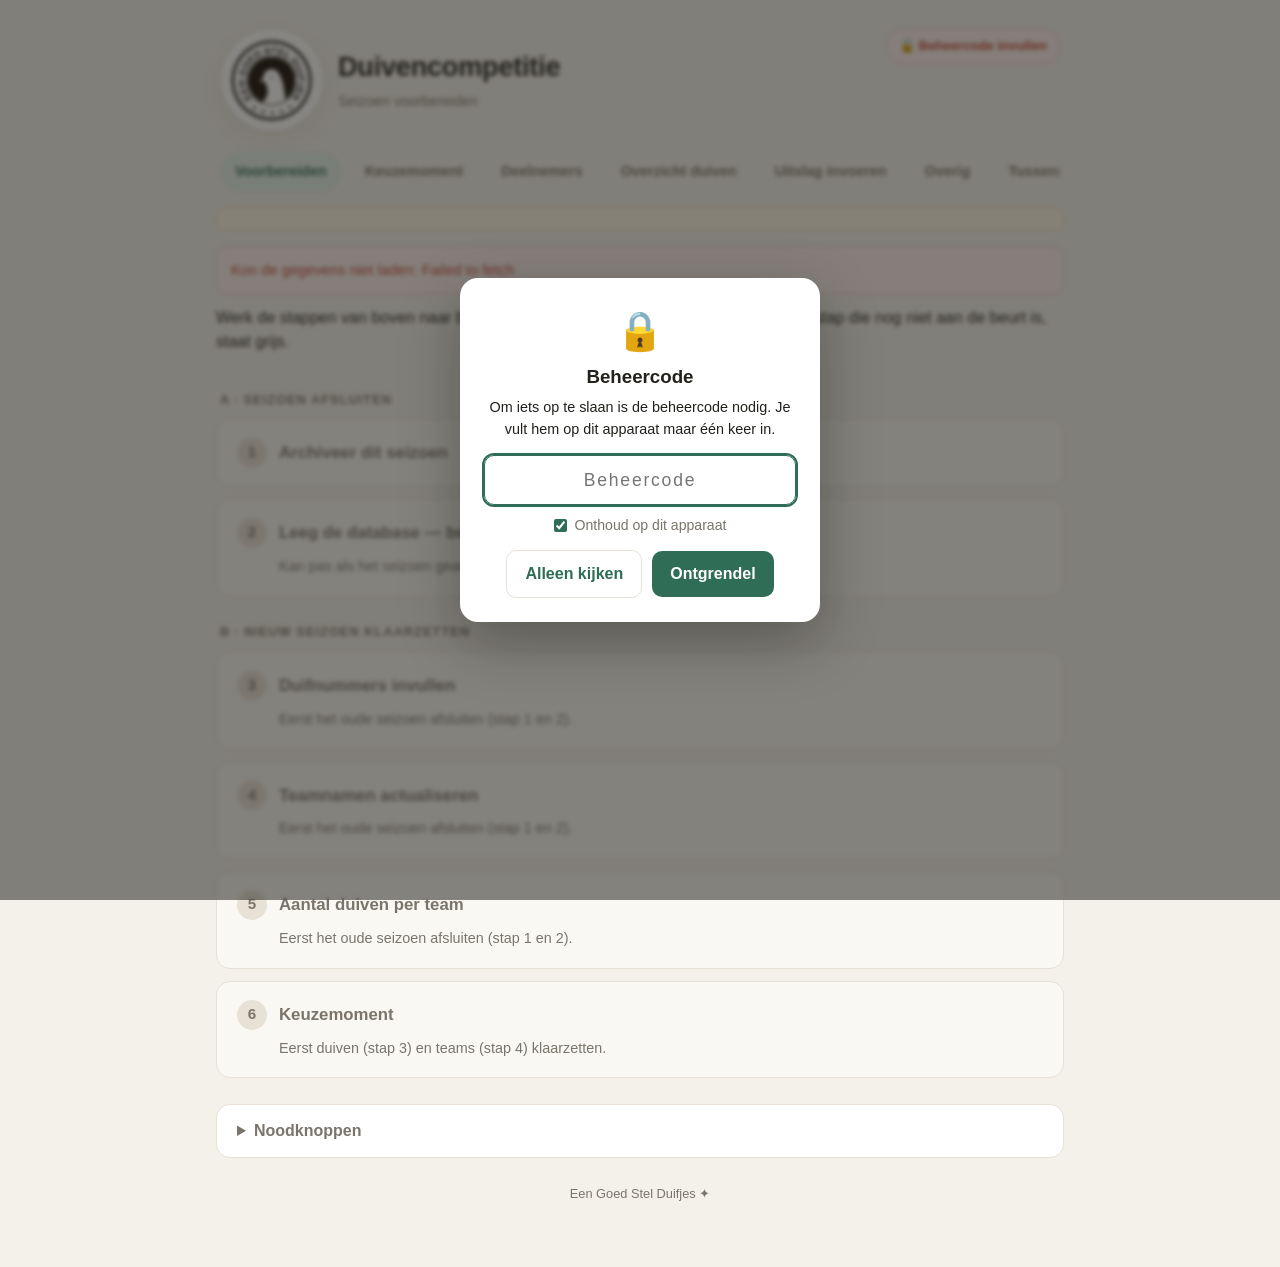
<file: voorbereiden.html>
<!DOCTYPE html>
<html lang="nl">
<head>
  <meta charset="utf-8">
  <meta name="viewport" content="width=device-width, initial-scale=1">
  <title>Seizoen voorbereiden — Duivencompetitie</title>
  <link rel="icon" href="./assets/logo.png">
  <link rel="stylesheet" href="./assets/styles.css?v=8">
</head>
<body data-beheer>
  <div class="wrap">
    <header class="app">
      <div class="logo"><img src="./assets/logo.png" alt="Een goed stel duifjes"></div>
      <div>
        <h1 id="titel">Duivencompetitie</h1>
        <div class="sub">Seizoen voorbereiden</div>
      </div>
      <nav class="tabs">
        <a href="./voorbereiden.html" class="active">Voorbereiden</a>
        <a href="./keuzemoment.html">Keuzemoment</a>
        <a href="./deelnemers.html">Deelnemers</a>
        <a href="./duivenlijst.html">Overzicht duiven</a>
        <a href="./invoer.html">Uitslag invoeren</a>
        <a href="./overig.html">Overig</a>
        <a href="./tussenstandopen.html" target="_blank" rel="noopener">Tussenstand &#8599;</a>
      </nav>
    </header>

    <div id="banner"></div>
    <div id="laad-fout"></div>

    <p class="sub intro">
      Werk de stappen van boven naar beneden af. Een groen vinkje betekent: klaar.
      Een stap die nog niet aan de beurt is, staat grijs.
    </p>
    <div id="stand" class="stand"></div>

    <!-- ================= A · Seizoen afsluiten ================= -->
    <h2 class="fase" id="fase-a-titel">A · Seizoen afsluiten</h2>

    <!-- Al afgesloten: compacte samenvatting i.p.v. stap 1 en 2 -->
    <div id="afgesloten" class="card stap verborgen" data-status="klaar">
      <div class="stap-kop">
        <span class="stap-nr">&#10003;</span>
        <h3 id="afgesloten-titel">Vorig seizoen is afgesloten</h3>
      </div>
      <p class="sub" id="afgesloten-tekst"></p>
    </div>

    <!-- Stap 1 -->
    <section class="card stap" id="stap1" data-status="wacht">
      <div class="stap-kop">
        <span class="stap-nr">1</span>
        <h3>Archiveer dit seizoen</h3>
        <span class="stap-status"></span>
      </div>
      <div class="stap-body">
        <p class="sub">
          Maakt een volledige kopie van de Google Sheet (alle uitslagen, duiven en
          teams) in je Google Drive, met de naam
          <em id="archief-naam">Duivencompetitie … - ARCHIEF</em>. Aan de huidige
          gegevens verandert niets.
        </p>
        <div id="archief-link"></div>
        <div class="knoppen">
          <button id="archiveer" class="primary" type="button">Archiveer dit seizoen</button>
        </div>
        <details class="eigen-kopie">
          <summary>Zelf al een kopie gemaakt? Leg de link vast</summary>
          <div class="eigen-kopie-rij">
            <input id="archief-url" type="url" placeholder="https://docs.google.com/spreadsheets/d/…">
            <button id="archief-url-opslaan" class="ghost" type="button">Link vastleggen</button>
          </div>
        </details>
        <div id="melding1"></div>
      </div>
    </section>

    <!-- Stap 2 -->
    <section class="card stap" id="stap2" data-status="wacht">
      <div class="stap-kop">
        <span class="stap-nr">2</span>
        <h3>Leeg de database &mdash; bewaar de teamnamen</h3>
        <span class="stap-status"></span>
      </div>
      <div class="wacht-tekst">Kan pas als het seizoen gearchiveerd is (stap 1).</div>
      <div class="stap-body">
        <ul class="effect-lijst" id="leeg-effect"></ul>
        <div class="knoppen">
          <label class="getal-label" for="nieuw-seizoen">Nieuw seizoen</label>
          <input id="nieuw-seizoen" class="getal-input" type="number" min="2000" max="2100">
          <button id="leeg" class="primary gevaar-vol" type="button">Leeg de database</button>
        </div>
        <div id="melding2"></div>
      </div>
    </section>

    <!-- ================= B · Nieuw seizoen klaarzetten ================= -->
    <h2 class="fase" id="fase-b-titel">B · Nieuw seizoen klaarzetten</h2>

    <!-- Stap 3 -->
    <section class="card stap" id="stap3" data-status="wacht">
      <div class="stap-kop">
        <span class="stap-nr">3</span>
        <h3>Duifnummers invullen</h3>
        <span class="stap-status"></span>
      </div>
      <div class="wacht-tekst">Eerst het oude seizoen afsluiten (stap 1 en 2).</div>
      <div class="stap-body">
        <p class="sub">
          Plak de <strong>lange ringnummers</strong> &mdash; één per regel (of gescheiden door
          spaties/komma's). De korte code (laatste 3 cijfers) maak ik er zelf van.
          Later nog een duif erbij of eraf? Pas de lijst aan en sla opnieuw op:
          duiven die al een team hebben, houden hun naam en team.
        </p>
        <textarea id="ringnummers" class="ringinvoer" rows="7"
          placeholder="27-1102789&#10;27-1102851&#10;27-1102781&#10;…" autocomplete="off" spellcheck="false"></textarea>
        <div id="duiven-preview" class="duiven-preview"></div>
        <div id="duiven-waarschuwing"></div>
        <div class="knoppen">
          <button id="duiven-opslaan" class="primary" type="button">Duiven opslaan</button>
          <span class="knop-info" id="duiven-telling"></span>
        </div>
        <div id="melding3"></div>
      </div>
    </section>

    <!-- Stap 4 -->
    <section class="card stap" id="stap4" data-status="wacht">
      <div class="stap-kop">
        <span class="stap-nr">4</span>
        <h3>Teamnamen actualiseren</h3>
        <span class="stap-status"></span>
      </div>
      <div class="wacht-tekst">Eerst het oude seizoen afsluiten (stap 1 en 2).</div>
      <div class="stap-body">
        <p class="sub">
          De teams van vorig jaar staan klaar. Vinkje uit = doet niet meer mee.
          Een naam aanpassen mag (een naamswijziging gaat ook mee naar de duiven
          van dat team). Onderaan voeg je nieuwe teams toe.
        </p>
        <div id="deelnemers-lijst" class="deelnemers-lijst"></div>
        <div class="knoppen">
          <button id="deelnemer-toevoegen" class="ghost" type="button">+ Nieuw team</button>
          <button id="deelnemers-opslaan" class="primary" type="button">Teams opslaan</button>
          <span class="knop-info" id="deelnemers-telling"></span>
        </div>
        <div id="melding4"></div>
      </div>
    </section>

    <!-- Stap 5 -->
    <section class="card stap" id="stap5" data-status="wacht">
      <div class="stap-kop">
        <span class="stap-nr">5</span>
        <h3>Aantal duiven per team</h3>
        <span class="stap-status"></span>
      </div>
      <div class="wacht-tekst">Eerst het oude seizoen afsluiten (stap 1 en 2).</div>
      <div class="stap-body">
        <p class="sub">
          Het maximum dat elk team op het keuzemoment mag kiezen (eerder stoppen mag).
        </p>
        <div class="knoppen">
          <input id="duiven-per-team" class="getal-input" type="number" min="1" max="50">
          <button id="instelling-opslaan" class="primary" type="button">Aantal opslaan</button>
        </div>
        <div id="rekensom"></div>
        <div id="melding5"></div>
      </div>
    </section>

    <!-- Stap 6 -->
    <section class="card stap" id="stap6" data-status="wacht">
      <div class="stap-kop">
        <span class="stap-nr">6</span>
        <h3>Keuzemoment</h3>
        <span class="stap-status"></span>
      </div>
      <div class="wacht-tekst">Eerst duiven (stap 3) en teams (stap 4) klaarzetten.</div>
      <div class="stap-body">
        <p class="sub">
          Elk team krijgt een eigen link en kiest daar zijn duiven (zelf of willekeurig)
          en geeft ze een naam.
        </p>
        <div class="knoppen">
          <a id="naar-keuzemoment" class="knop-link" href="./keuzemoment.html">Naar het keuzemoment &rarr;</a>
        </div>
      </div>
    </section>

    <!-- ================= Noodknoppen ================= -->
    <details class="card noodknoppen">
      <summary>Noodknoppen</summary>
      <div class="actie-rij">
        <div class="actie-tekst">
          <strong>Keuzemoment overdoen</strong>
          <p class="sub">
            Maakt alle duiven weer <strong>teamloos en naamloos</strong> (zelfde
            ringnummers). Teams en uitslagen blijven staan.
          </p>
        </div>
        <button id="reset-duiven" class="ghost gevaar" type="button">Duiven resetten</button>
      </div>
      <div id="melding-nood"></div>
    </details>

    <footer class="app">Een Goed Stel Duifjes &#10022;</footer>
  </div>

  <script src="./config.js?v=8"></script>
  <script src="./assets/scoring.js?v=8"></script>
  <script src="./assets/api.js?v=8"></script>
  <script src="./assets/voorbereiden.js?v=8"></script>
</body>
</html>
</file>
<file: assets/styles.css>
:root {
  --bg: #f4f1ea;
  --card: #ffffff;
  --ink: #23211c;
  --muted: #7a756b;
  --line: #e7e1d6;
  --accent: #2f6d56;       /* duif-groen */
  --accent-soft: #e3efe9;
  --gold: #d9a531;
  --silver: #b9bcc2;
  --bronze: #c8835a;
  --danger: #c0432f;
  --shadow: 0 1px 2px rgba(0,0,0,.05), 0 8px 24px rgba(0,0,0,.06);
  --radius: 14px;
  font-synthesis: none;
}

* { box-sizing: border-box; }

body {
  margin: 0;
  background: var(--bg);
  color: var(--ink);
  font-family: -apple-system, BlinkMacSystemFont, "Segoe UI", Roboto, Helvetica, Arial, sans-serif;
  line-height: 1.5;
  -webkit-text-size-adjust: 100%;
}

.wrap { max-width: 880px; margin: 0 auto; padding: 20px 16px 64px; }

/* ---- Kop ---- */
header.app {
  display: flex; flex-wrap: wrap; align-items: center; gap: 14px;
  padding: 8px 4px 16px;
}
header.app .logo {
  width: 104px; height: 104px; border-radius: 50%; flex: none;
  overflow: hidden; background: #fff;
  border: 1px solid var(--line); box-shadow: var(--shadow);
}
header.app .logo img { width: 100%; height: 100%; object-fit: cover; display: block; }
header.app h1 { font-size: 1.7rem; margin: 0; letter-spacing: -.01em; }
header.app .sub { color: var(--muted); font-size: .9rem; margin-top: 3px; }

/* Menu op een eigen regel onder logo+titel, alles op één regel. */
nav.tabs {
  display: flex; gap: 8px; flex: 0 0 100%; margin: 6px 0 0;
  flex-wrap: nowrap; overflow-x: auto; -webkit-overflow-scrolling: touch;
}
nav.tabs a {
  text-decoration: none; color: var(--muted); font-weight: 600; font-size: .9rem;
  padding: 8px 14px; border-radius: 999px; border: 1px solid transparent; white-space: nowrap;
}
nav.tabs a.active { color: var(--accent); background: var(--accent-soft); }
nav.tabs a:hover { border-color: var(--line); }

/* ---- Kaarten ---- */
.card {
  background: var(--card); border: 1px solid var(--line);
  border-radius: var(--radius); box-shadow: var(--shadow);
  padding: 18px; margin-bottom: 18px;
}
.card h2 { margin: 0 0 14px; font-size: 1.05rem; display: flex; align-items: center; gap: 8px; }
.card h2 .count { color: var(--muted); font-weight: 500; font-size: .85rem; }

.banner {
  font-size: .85rem; padding: 10px 14px; border-radius: 10px;
  background: #fff7e6; border: 1px solid #f0e0b8; color: #7a5b15; margin-bottom: 16px;
}
.banner.live { background: var(--accent-soft); border-color: #cfe6da; color: #285c48; }

/* ---- Klassement ---- */
ol.klassement { list-style: none; margin: 0; padding: 0; }
ol.klassement li {
  display: grid; grid-template-columns: 38px 1fr auto auto; align-items: center; gap: 10px;
  padding: 11px 6px; border-bottom: 1px solid var(--line);
}
ol.klassement li:last-child { border-bottom: 0; }
.rang {
  font-variant-numeric: tabular-nums; font-weight: 700; color: var(--muted);
  text-align: center; width: 30px; height: 30px; line-height: 30px; border-radius: 8px;
}
li.top1 .rang { background: var(--gold); color: #fff; }
li.top2 .rang { background: var(--silver); color: #fff; }
li.top3 .rang { background: var(--bronze); color: #fff; }
.naam { font-weight: 600; }
.delta { font-size: .78rem; font-weight: 700; }
.delta.up { color: var(--accent); }
.delta.down { color: var(--danger); }
.delta.flat { color: var(--muted); }
.score { font-variant-numeric: tabular-nums; font-weight: 700; font-size: 1.05rem; }
.score .pt { color: var(--muted); font-weight: 500; font-size: .75rem; }
.laatste-badge {
  font-size: .72rem; font-weight: 700; color: var(--accent);
  background: var(--accent-soft); padding: 2px 7px; border-radius: 999px;
}

/* ---- Lijstjes (laatste vlucht / beste duiven) ---- */
.tweekolom { display: grid; grid-template-columns: 1fr 1fr; gap: 18px; }

/* Tabbladen op de openbare tussenstand */
.subtabs { display: flex; gap: 8px; flex-wrap: wrap; margin-bottom: 16px; }
.subtab {
  appearance: none; font: inherit; font-weight: 700; font-size: .88rem; cursor: pointer;
  padding: 9px 15px; border-radius: 999px; border: 1px solid var(--line);
  background: #fff; color: var(--muted); white-space: nowrap;
}
.subtab:hover { border-color: var(--accent); color: var(--ink); }
.subtab.active { background: var(--accent); border-color: var(--accent); color: #fff; }

/* Dag-uitslag van de duiven (tab 1) */
table.dag-tabel { width: 100%; border-collapse: collapse; font-variant-numeric: tabular-nums; }
table.dag-tabel th, table.dag-tabel td {
  padding: 9px 8px; border-bottom: 1px solid var(--line); text-align: left; white-space: nowrap;
}
table.dag-tabel thead th {
  font-size: .72rem; font-weight: 700; color: var(--muted); text-transform: uppercase;
  letter-spacing: .04em; border-bottom: 2px solid var(--line);
}
table.dag-tabel tbody tr:last-child td { border-bottom: 0; }
table.dag-tabel .dag-pos { width: 34px; text-align: right; color: var(--muted); font-weight: 700; }
table.dag-tabel .dag-ring { width: 1%; white-space: nowrap; }
table.dag-tabel .dag-main { width: 100%; }
table.dag-tabel .dag-main .d-naam { font-weight: 700; }
table.dag-tabel .dag-main .v { color: var(--muted); font-size: .82rem; }
table.dag-tabel tr.reserve .dag-main { color: var(--muted); font-style: italic; }
table.dag-tabel .dag-pt {
  width: 1%; text-align: right; white-space: nowrap; font-weight: 800; color: var(--accent);
}
table.dag-tabel .dag-pt .pt { font-size: .72rem; color: var(--muted); font-weight: 700; }

/* Ringnummer als kleine chip */
.ring-chip {
  display: inline-flex; align-items: center; justify-content: center;
  min-width: 2.9em; text-align: center;
  font-variant-numeric: tabular-nums; font-weight: 700; font-size: .8rem;
  color: var(--accent); background: var(--accent-soft);
  border: 1px solid #cfe6da; border-radius: 999px; padding: 3px 9px; line-height: 1;
}

/* Klassement zonder stijg-/daalpijltjes (1e vlucht) */
ol.klassement.geen-delta li { grid-template-columns: 38px 1fr auto; }

ul.lijst { list-style: none; margin: 0; padding: 0; }
ul.lijst li {
  display: flex; justify-content: space-between; gap: 10px; align-items: baseline;
  padding: 8px 4px; border-bottom: 1px dashed var(--line);
}
ul.lijst li:last-child { border-bottom: 0; }
ul.lijst .v { color: var(--muted); font-size: .82rem; }
ul.lijst .p { font-variant-numeric: tabular-nums; font-weight: 700; }

/* ---- Invoer ---- */
.invoer-grid { display: grid; gap: 8px; }
.pos-rij {
  display: grid; grid-template-columns: 34px 84px 1fr; gap: 10px; align-items: center;
}
.pos-rij .pos-nr { color: var(--muted); font-weight: 700; text-align: right; font-variant-numeric: tabular-nums; }
.pos-rij input {
  font-size: 1.1rem; padding: 10px; border: 1px solid var(--line); border-radius: 10px;
  width: 100%; text-align: center; font-variant-numeric: tabular-nums; letter-spacing: .12em;
  background: #fff;
}
.pos-rij input:focus { outline: 2px solid var(--accent); border-color: var(--accent); }
.pos-rij .resolved { font-size: .92rem; min-height: 1.2em; }
.resolved.ok { color: var(--ink); }
.resolved.ok .team { color: var(--muted); font-size: .82rem; }
.resolved.warn { color: var(--danger); font-weight: 600; }
.resolved.empty { color: var(--line); }
.pos-rij.dup input { border-color: var(--danger); background: #fdf0ee; }

.knoppen { display: flex; gap: 10px; flex-wrap: wrap; margin-top: 16px; }
.overschrijf { display: flex; align-items: flex-start; gap: 8px; margin-top: 14px;
  font-size: .85rem; color: var(--muted); cursor: pointer; }
.overschrijf input { margin-top: 2px; flex: none; }
.overschrijf strong { color: var(--ink); }
button {
  font: inherit; font-weight: 700; cursor: pointer; border: 0; border-radius: 10px;
  padding: 11px 18px;
}
button.primary { background: var(--accent); color: #fff; }
button.primary:disabled { background: var(--silver); cursor: not-allowed; }
button.ghost { background: transparent; color: var(--accent); border: 1px solid var(--line); }

.veld { margin-bottom: 14px; }
.veld label { display: block; font-weight: 600; font-size: .9rem; margin-bottom: 6px; }
.veld input, .veld select {
  font: inherit; padding: 9px 11px; border: 1px solid var(--line); border-radius: 10px; background: #fff;
}

.melding { padding: 12px 14px; border-radius: 10px; margin: 12px 0; font-size: .92rem; }
.melding.fout { background: #fdf0ee; border: 1px solid #f1c9c0; color: var(--danger); }
.melding.ok { background: var(--accent-soft); border: 1px solid #cfe6da; color: #285c48; }

/* ---- Seizoen voorbereiden ---- */
.deelnemers-lijst { display: grid; gap: 6px; }
.deelnemer-rij {
  display: grid; grid-template-columns: 22px 1fr 34px; gap: 10px; align-items: center;
}
.deelnemer-rij input[type=checkbox] { width: 18px; height: 18px; accent-color: var(--accent); }
.deelnemer-rij .naam-input {
  font: inherit; padding: 9px 11px; border: 1px solid var(--line); border-radius: 10px;
  background: #fff; width: 100%;
}
.deelnemer-rij .naam-input:focus { outline: 2px solid var(--accent); border-color: var(--accent); }
.deelnemer-rij.uit .naam-input { color: var(--muted); background: #faf8f3; text-decoration: line-through; }
.deelnemer-rij .verwijder {
  padding: 0; width: 30px; height: 30px; border-radius: 8px; font-size: 1.1rem; line-height: 1;
  background: transparent; color: var(--muted); border: 1px solid var(--line);
}
.deelnemer-rij .verwijder:hover { color: var(--danger); border-color: #f1c9c0; background: #fdf0ee; }

.ringinvoer {
  width: 100%; font: inherit; font-variant-numeric: tabular-nums; letter-spacing: .04em;
  padding: 11px 12px; border: 1px solid var(--line); border-radius: 10px; background: #fff;
  resize: vertical; line-height: 1.6;
}
.ringinvoer:focus { outline: 2px solid var(--accent); border-color: var(--accent); }
.duiven-preview { display: flex; flex-wrap: wrap; gap: 8px; margin-top: 12px; }
.ring-chip {
  display: inline-flex; align-items: baseline; gap: 7px;
  padding: 5px 6px 5px 10px; border: 1px solid var(--line); border-radius: 999px;
  background: #faf8f3; font-size: .9rem; font-variant-numeric: tabular-nums;
}
.ring-chip .kort {
  font-weight: 700; color: var(--accent); background: var(--accent-soft);
  padding: 1px 8px; border-radius: 999px; font-size: .82rem;
}
.ring-chip.bots { border-color: #f1c9c0; background: #fdf0ee; }
.ring-chip.bots .kort { color: var(--danger); background: #f8d7d0; }

.wis-optie { display: flex; align-items: center; gap: 9px; font-size: .9rem; margin-bottom: 4px; }
.wis-optie input { width: 17px; height: 17px; accent-color: var(--accent); }

.loading, .leeg { color: var(--muted); text-align: center; padding: 28px; }

/* ====================================================================== */
/* ====================  Keuzemoment (de draft)  ======================== */
/* ====================================================================== */
.verborgen { display: none !important; }
.knoppen.midden { justify-content: center; }
button.groot { font-size: 1.05rem; padding: 14px 28px; }
.knop-link {
  display: inline-block; text-decoration: none; font-weight: 700;
  background: var(--accent); color: #fff; border-radius: 10px; padding: 11px 18px;
}

/* --- Beheer-startpagina (index): tegels naar de onderdelen --- */
.beheer-tegels { display: grid; grid-template-columns: 1fr 1fr; gap: 12px; }
.beheer-tegels a {
  display: flex; flex-direction: column; gap: 3px; text-decoration: none;
  padding: 16px; border: 1px solid var(--line); border-radius: 12px;
  background: #fff; color: var(--ink); font-weight: 700;
}
.beheer-tegels a span { font-weight: 500; font-size: .82rem; color: var(--muted); }
.beheer-tegels a:hover { border-color: var(--accent); background: var(--accent-soft); }
.beheer-tegels a.uit { background: var(--accent-soft); border-color: #cfe6da; color: var(--accent); }
.beheer-tegels a.uit span { color: #4a7a67; }
@media (max-width: 620px) { .beheer-tegels { grid-template-columns: 1fr; } }

/* --- Opzet: draft-volgorde --- */
ol.opzet-volgorde { list-style: none; margin: 0; padding: 0; display: grid; gap: 6px; }
ol.opzet-volgorde li {
  display: grid; grid-template-columns: 34px 1fr auto; align-items: center; gap: 10px;
  padding: 9px 10px; border: 1px solid var(--line); border-radius: 10px; background: #fff;
}
ol.opzet-volgorde .volg-nr {
  font-weight: 700; color: var(--accent); text-align: center; font-variant-numeric: tabular-nums;
  background: var(--accent-soft); border-radius: 8px; padding: 3px 0;
}
ol.opzet-volgorde .volg-naam { font-weight: 600; }
.volg-knoppen { display: flex; gap: 4px; }
.volg-knoppen button {
  width: 30px; height: 30px; padding: 0; border-radius: 8px; font-size: .8rem;
  background: transparent; border: 1px solid var(--line); color: var(--muted);
}
.volg-knoppen button:hover { color: var(--accent); border-color: var(--accent); }

/* Beheerder-hub: teams als klikbare links naar hun keuzepagina */
ol.opzet-volgorde.team-links li { transition: border-color .12s, background .12s; }
ol.opzet-volgorde.team-links li:hover { border-color: var(--accent); background: var(--accent-soft); }
.volg-naam.team-link { font-weight: 700; color: var(--ink); text-decoration: none; }
.volg-naam.team-link:hover { color: var(--accent); }
.kopieer-link {
  padding: 6px 12px; font-size: .82rem; border-radius: 8px; white-space: nowrap;
  background: transparent; color: var(--accent); border: 1px solid var(--line);
}
.kopieer-link:hover { border-color: var(--accent); background: var(--accent-soft); }
.kopieer-link.ok { color: #285c48; background: var(--accent-soft); border-color: #cfe6da; }

/* Teampagina aan het laden: hub + menu nooit tonen, alleen de laadkaart. */
#team-laad-melding { display: none; }
html.team-laadt nav.tabs,
html.team-laadt #scherm-opzet,
html.team-laadt #scherm-beurt,
html.team-laadt #scherm-klaar { display: none !important; }
html.team-laadt #team-laad-melding { display: block; }

/* --- Beurt-kop --- */
.beurt-kop { display: flex; align-items: center; justify-content: space-between; gap: 14px; }
.beurt-label { color: var(--muted); font-size: .82rem; }
.beurt-team { font-size: 1.5rem; font-weight: 800; letter-spacing: -.01em; }
.beurt-voortgang {
  color: var(--accent); font-weight: 700; font-size: .9rem;
  background: var(--accent-soft); padding: 8px 14px; border-radius: 999px; white-space: nowrap;
}

/* --- Methodekeuze --- */
.methode-keuze { text-align: center; }
.methode-knoppen { display: grid; grid-template-columns: 1fr 1fr; gap: 14px; margin-top: 6px; }
button.methode {
  display: grid; gap: 4px; padding: 22px 16px; border-radius: var(--radius);
  border: 2px solid var(--line); background: #fff; text-align: center; cursor: pointer;
}
button.methode:hover { border-color: var(--accent); background: var(--accent-soft); transform: translateY(-2px); }
button.methode .ikoon { font-size: 2.2rem; }
button.methode .m-titel { font-size: 1.05rem; font-weight: 800; color: var(--ink); }
button.methode .m-uitleg { font-size: .82rem; color: var(--muted); font-weight: 500; }

/* --- Zelf kiezen: nummergrid --- */
.zelf-grid { display: grid; grid-template-columns: repeat(auto-fill, minmax(96px, 1fr)); gap: 8px; }
.nummer-knop {
  display: grid; gap: 1px; padding: 10px 6px; border-radius: 10px; cursor: pointer;
  border: 1px solid var(--line); background: #fff;
}
.nummer-knop:hover { border-color: var(--accent); background: var(--accent-soft); transform: translateY(-1px); }
.nummer-knop .nk { font-size: 1.15rem; font-weight: 800; color: var(--accent); font-variant-numeric: tabular-nums; }
.nummer-knop .nl { font-size: .72rem; color: var(--muted); font-variant-numeric: tabular-nums; }

/* --- Team-picks --- */
ul.team-picks { list-style: none; margin: 0 0 14px; padding: 0; display: grid; gap: 6px; }
ul.team-picks li {
  display: flex; justify-content: space-between; align-items: baseline; gap: 10px;
  padding: 8px 12px; border: 1px solid var(--line); border-radius: 10px; background: #faf8f3;
}
ul.team-picks .pick-naam { font-weight: 700; }
ul.team-picks .pick-ring { color: var(--muted); font-size: .82rem; font-variant-numeric: tabular-nums; }
ul.team-picks .leeg-regel { color: var(--muted); justify-content: center; background: transparent; border-style: dashed; }

/* --- De glazen kom + animatie --- */
.kom-wrap { position: relative; height: 380px; max-width: 460px; margin: 0 auto; }

.duif {
  position: absolute; left: 50%; top: 250px; margin-left: -26px;
  font-size: 48px; line-height: 1; opacity: 0; z-index: 6; will-change: transform;
  filter: drop-shadow(0 6px 6px rgba(0,0,0,.18));
}

.kom {
  position: absolute; left: 50%; bottom: 56px; width: 300px; height: 168px; margin-left: -150px;
  z-index: 2;
}
.kom-glas {
  position: absolute; inset: 0;
  border-radius: 14px 14px 150px 150px / 14px 14px 120px 120px;
  background: linear-gradient(160deg, rgba(255,255,255,.55), rgba(190,214,224,.30) 45%, rgba(150,185,200,.40));
  border: 1px solid rgba(255,255,255,.7);
  box-shadow: inset 14px 10px 26px rgba(255,255,255,.55), inset -12px -8px 26px rgba(90,120,140,.28),
              0 16px 30px rgba(60,90,110,.18);
  backdrop-filter: blur(1px); z-index: 4; pointer-events: none;
}
.kom-glas::after { /* glansstreep */
  content: ''; position: absolute; left: 16px; top: 14px; width: 70px; height: 96px;
  border-radius: 50%; background: linear-gradient(180deg, rgba(255,255,255,.8), rgba(255,255,255,0));
  transform: rotate(-12deg); opacity: .7;
}
.kom-rand {
  position: absolute; left: -6px; right: -6px; top: -7px; height: 18px;
  border-radius: 50%; background: linear-gradient(180deg, #eef5f8, #c4d6de);
  box-shadow: 0 3px 6px rgba(60,90,110,.2); z-index: 5;
}
.kom-eieren { position: absolute; inset: 0; z-index: 3; }
.kom-ei {
  position: absolute; width: 26px; height: 33px; margin: -16px 0 0 -13px;
  border-radius: 50% 50% 50% 50% / 60% 60% 42% 42%;
  transform: rotate(var(--rot, 0deg));
  box-shadow: inset -3px -3px 5px rgba(0,0,0,.12), 0 2px 3px rgba(0,0,0,.12);
  transition: opacity .4s, transform .4s;
}
.kom-ei.weg { opacity: 0; transform: rotate(var(--rot,0deg)) translateY(8px) scale(.7); }

/* Podium = landingsplek vóór de kom */
.podium {
  position: absolute; left: 50%; bottom: 20px; width: 60px; height: 72px; margin-left: -30px;
  z-index: 7;
}
.vlieg-ei { position: absolute; left: 50%; bottom: 0; width: 46px; height: 58px; margin-left: -23px; will-change: transform; }
.dop {
  position: absolute; left: 0; width: 100%;
  background: radial-gradient(ellipse at 34% 28%, #fff, #f3ead0 70%);
  box-shadow: inset -4px -3px 6px rgba(0,0,0,.12);
}
.dop.boven { top: 0; height: 56%; border-radius: 50% 50% 8px 8px / 92% 92% 12px 12px; }
.dop.onder { bottom: 0; height: 50%; border-radius: 8px 8px 50% 50% / 12% 12% 78% 78%; }
.ei-glans {
  position: absolute; left: 9px; top: 8px; width: 14px; height: 20px; border-radius: 50%;
  background: linear-gradient(180deg, rgba(255,255,255,.95), rgba(255,255,255,0)); transform: rotate(-12deg);
}
.nummer-kaart {
  position: absolute; left: 50%; bottom: 6px; transform: translateX(-50%);
  width: 132px; margin-left: 0; padding: 12px 10px; text-align: center;
  background: #fff; border: 1px solid var(--line); border-radius: 14px;
  box-shadow: var(--shadow); will-change: transform;
}
.nummer-kaart .nk-label { font-size: .62rem; text-transform: uppercase; letter-spacing: .12em; color: var(--muted); }
.nummer-kaart .nk-kort { font-size: 2.2rem; font-weight: 800; color: var(--accent); line-height: 1.05; font-variant-numeric: tabular-nums; }
.nummer-kaart .nk-lang { font-size: .8rem; color: var(--muted); font-variant-numeric: tabular-nums; }
.podium .vonk {
  position: absolute; left: 50%; top: 30%; width: 9px; height: 9px; margin: -4px 0 0 -4px;
  border-radius: 50%; background: var(--gold); pointer-events: none;
  animation: vonk .7s ease-out forwards;
}
@keyframes vonk {
  from { transform: translate(0,0) scale(1); opacity: 1; }
  to   { transform: translate(var(--dx,0), var(--dy,0)) scale(.3); opacity: 0; }
}

/* --- Klaar-overzicht --- */
.klaar-overzicht { display: grid; grid-template-columns: 1fr 1fr; gap: 16px; margin: 8px 0 16px; }
.klaar-team h3 { margin: 0 0 6px; font-size: 1rem; }
.klaar-team ul { list-style: none; margin: 0; padding: 0; display: grid; gap: 4px; }
.klaar-team li { display: flex; justify-content: space-between; gap: 8px; font-size: .9rem; padding: 3px 0; border-bottom: 1px dashed var(--line); }
.klaar-team .pick-ring { color: var(--muted); font-variant-numeric: tabular-nums; }

/* --- Naam-modal --- */
.overlay {
  position: fixed; inset: 0; background: rgba(35,33,28,.55); backdrop-filter: blur(2px);
  display: grid; place-items: center; z-index: 50; padding: 20px;
}
.overlay .modal {
  background: var(--card); border-radius: 18px; box-shadow: 0 20px 60px rgba(0,0,0,.3);
  padding: 24px; width: 100%; max-width: 360px; text-align: center;
  animation: modal-in .25s ease-out;
}
@keyframes modal-in { from { transform: translateY(12px) scale(.96); opacity: 0; } to { transform: none; opacity: 1; } }
.modal-ei { font-size: 2.4rem; }
.modal-nummer .mn-kort { font-size: 2.4rem; font-weight: 800; color: var(--accent); line-height: 1; font-variant-numeric: tabular-nums; }
.modal-nummer .mn-lang { font-size: .82rem; color: var(--muted); margin-bottom: 6px; font-variant-numeric: tabular-nums; }
.modal-label { display: block; font-weight: 600; margin: 12px 0 8px; }
.modal input {
  font: inherit; font-size: 1.1rem; text-align: center; width: 100%;
  padding: 11px 12px; border: 1px solid var(--line); border-radius: 10px; background: #fff; margin-bottom: 16px;
}
.modal input:focus { outline: 2px solid var(--accent); border-color: var(--accent); }
.modal input.leeg-fout { border-color: var(--danger); background: #fdf0ee; }

/* ====================================================================== */
/* ====================  Overzicht per team  ============================ */
/* ====================================================================== */
.card h2 .team-totaal {
  margin-left: auto; font-weight: 800; color: var(--accent);
  font-variant-numeric: tabular-nums; font-size: .95rem;
}
.tabel-scroll { overflow-x: auto; -webkit-overflow-scrolling: touch; margin: 0 -4px; }
table.overzicht-tabel { width: 100%; border-collapse: collapse; font-variant-numeric: tabular-nums; }
table.overzicht-tabel th, table.overzicht-tabel td {
  padding: 9px 8px; border-bottom: 1px solid var(--line); vertical-align: middle; white-space: nowrap;
}
table.overzicht-tabel tbody tr:last-child td { border-bottom: 0; }
table.overzicht-tabel thead th {
  font-size: .72rem; font-weight: 700; color: var(--muted); text-transform: uppercase;
  letter-spacing: .04em; border-bottom: 2px solid var(--line); text-align: right;
}
/* tekstkolommen links (ook de kop) — anders wint de rechts-uitlijning van thead th */
.k-naam, .k-ring { text-align: left; }
table.overzicht-tabel thead th.k-naam,
table.overzicht-tabel thead th.k-ring { text-align: left; }
/* Deelnemers-tabel (zonder de sorteerbare duivenlijst): naamkolom vaste breedte
   (namen passen, maar niet te breed), en de ringnummer-kolom vult de rest zodat
   het nummer naast de naam staat en Tot rechts blijft. */
table.overzicht-tabel:not(.duivenlijst-tabel) .k-naam,
table.overzicht-tabel:not(.duivenlijst-tabel) .od-naam { width: 160px; }
table.overzicht-tabel:not(.duivenlijst-tabel) .k-ring,
table.overzicht-tabel:not(.duivenlijst-tabel) .od-ring { width: 100%; }
.od-naam { font-weight: 600; text-align: left; }
.od-naam.naamloos { color: var(--muted); font-style: italic; font-weight: 500; }
.od-ring { color: var(--muted); font-size: .85rem; text-align: left; }
.od-etappe, .k-etappe { text-align: right; width: 34px; }
.od-etappe { color: var(--ink); }
.od-etappe.nul { color: var(--line); }
.od-totaal, .k-totaal {
  text-align: right; font-weight: 800; color: var(--accent);
  border-left: 1px solid var(--line); padding-left: 12px;
}
.od-actie, .k-actie { text-align: right; width: 1%; }
.od-team { text-align: left; color: var(--ink); }
.od-team.naamloos { color: var(--muted); font-style: italic; }

/* Sorteerbare kolomkoppen (Overzicht duiven) */
table.duivenlijst-tabel thead th { padding: 0; }
.sorteer-knop {
  display: flex; align-items: center; gap: 4px; width: 100%;
  padding: 9px 8px; background: transparent; border: 0; cursor: pointer;
  font: inherit; font-size: .72rem; font-weight: 700; color: var(--muted);
  text-transform: uppercase; letter-spacing: .04em; justify-content: flex-end;
}
table.duivenlijst-tabel th.k-naam .sorteer-knop { justify-content: flex-start; }
.sorteer-knop:hover { color: var(--ink); }
table.duivenlijst-tabel th.actief .sorteer-knop { color: var(--accent); }
.sorteer-pijl { font-size: .65rem; line-height: 1; }
.wijzig-knop {
  padding: 5px 8px; font-size: 1rem; line-height: 1; border-radius: 8px;
  background: transparent; border: 1px solid transparent;
}
.wijzig-knop:hover { border-color: var(--line); background: var(--accent-soft); }

/* Zwevend actie-menu achter de Wijzig-knop */
.actie-menu {
  position: absolute; z-index: 60; min-width: 180px;
  background: var(--card); border: 1px solid var(--line); border-radius: 12px;
  box-shadow: 0 12px 32px rgba(0,0,0,.18); padding: 6px; display: grid; gap: 2px;
}
.actie-menu button {
  text-align: left; width: 100%; background: transparent; color: var(--ink);
  border: 0; border-radius: 8px; padding: 10px 12px; font-size: .9rem; font-weight: 600;
}
.actie-menu button:hover { background: var(--accent-soft); }
.actie-menu button.gevaar { color: var(--danger); }
.actie-menu button.gevaar:hover { background: #fdf0ee; }

/* Opslaan & beheer: actie-rijen met uitleg links, knop rechts */
.actie-rij {
  display: flex; align-items: flex-start; justify-content: space-between; gap: 18px;
  padding: 16px 0; border-top: 1px solid var(--line);
}
.actie-rij:first-of-type { border-top: 0; padding-top: 4px; }
.actie-tekst { flex: 1; }
.actie-tekst strong { display: block; margin-bottom: 3px; }
.actie-tekst .sub { margin: 2px 0 0; }
.actie-tekst .wis-optie { margin: 12px 0 0; }
.actie-tekst .tip { margin-top: 8px; color: var(--muted); }
.actie-rij > button { flex: none; align-self: center; white-space: nowrap; min-width: 150px; }
.demo-kopie { margin-top: 16px; padding-top: 16px; border-top: 1px dashed var(--line); }

/* Reset-blok op Voorbereiden */
.reset-blok {
  display: flex; align-items: center; justify-content: space-between; gap: 14px;
  margin-top: 16px; padding-top: 16px; border-top: 1px dashed var(--line);
}
button.ghost.gevaar { color: var(--danger); border-color: #f1c9c0; white-space: nowrap; }
button.ghost.gevaar:hover { background: #fdf0ee; }
button.ghost.gevaar:disabled { color: var(--muted); border-color: var(--line); background: transparent; cursor: not-allowed; }

/* ====================================================================== */
/* ==============  Voorbereiden: stappenplan seizoenswissel  ============ */
/* ====================================================================== */
.intro { margin: 0 0 10px; }
.stand { display: flex; flex-wrap: wrap; gap: 6px 14px; color: var(--muted); font-size: .88rem; margin: 0 0 8px; }
.stand span + span::before { content: "·"; margin-right: 14px; color: var(--line); }
h2.fase {
  font-size: .8rem; text-transform: uppercase; letter-spacing: .08em; color: var(--muted);
  margin: 26px 4px 10px;
}
.card.stap { margin-bottom: 12px; padding: 18px 20px; }
.stap-kop { display: flex; align-items: center; gap: 12px; }
.stap-kop h3 { margin: 0; font-size: 1.05rem; flex: 1; }
.stap-nr {
  flex: none; width: 30px; height: 30px; border-radius: 50%; display: grid; place-items: center;
  font-weight: 800; font-size: .95rem; background: var(--accent); color: #fff;
}
.stap-status {
  flex: none; font-size: .78rem; font-weight: 700; padding: 3px 10px; border-radius: 999px;
  background: var(--accent-soft); color: var(--accent); white-space: nowrap;
}
.stap-status:empty { display: none; }
.stap-body > .sub:first-child { margin-top: 12px; }
.stap .sub { margin: 10px 0 0; }
.stap .wacht-tekst { display: none; color: var(--muted); font-size: .9rem; margin: 8px 0 0 42px; }

/* klaar: groen vinkje i.p.v. nummer, inhoud blijft bruikbaar */
.stap[data-status="klaar"] .stap-nr { background: var(--accent-soft); color: var(--accent); }
.stap[data-status="klaar"] .stap-nr { font-size: 0; }
.stap[data-status="klaar"] .stap-nr::after { content: "\2713"; font-size: 1rem; }
/* actief: accentrand */
.stap[data-status="actief"] { border-color: var(--accent); box-shadow: 0 0 0 1px var(--accent), var(--shadow); }
.stap[data-status="actief"] .stap-status { background: var(--accent); color: #fff; }
/* wacht: grijs, inhoud ingeklapt */
.stap[data-status="wacht"] { background: #faf8f3; box-shadow: none; }
.stap[data-status="wacht"] .stap-nr { background: var(--line); color: var(--muted); }
.stap[data-status="wacht"] h3 { color: var(--muted); }
.stap[data-status="wacht"] .wacht-tekst { display: block; }
.stap[data-status="wacht"] .stap-body { display: none; }

.effect-lijst { list-style: none; padding: 0; margin: 14px 0 0; display: grid; gap: 6px; font-size: .92rem; }
.effect-lijst li { padding-left: 26px; position: relative; }
.effect-lijst li::before { position: absolute; left: 0; font-weight: 800; }
.effect-lijst li.weg::before { content: "\2715"; color: var(--danger); }
.effect-lijst li.blijft::before { content: "\2713"; color: var(--accent); }

.knoppen { align-items: center; }
.getal-input {
  font: inherit; width: 96px; padding: 10px 11px; border: 1px solid var(--line); border-radius: 10px; background: #fff;
}
.getal-label { font-weight: 600; font-size: .9rem; }
.knop-info { color: var(--muted); font-size: .88rem; }
button.gevaar-vol { background: var(--danger); color: #fff; }
button.gevaar-vol:disabled, button.ghost:disabled { opacity: .5; cursor: not-allowed; }
.knop-link.uit { pointer-events: none; background: var(--silver); }
.rekensom { font-size: .88rem; }
.rekensom.tekort { color: var(--danger); }
.deelnemer-rij.hernoemd .naam-input { border-color: var(--gold); background: #fdf8ea; }

.eigen-kopie { margin-top: 12px; font-size: .88rem; }
.eigen-kopie summary { cursor: pointer; color: var(--muted); }
.eigen-kopie-rij { display: flex; gap: 8px; margin-top: 8px; }
.eigen-kopie-rij input {
  flex: 1; min-width: 0; font: inherit; padding: 9px 11px; border: 1px solid var(--line); border-radius: 10px;
}

details.noodknoppen { margin-top: 26px; padding: 14px 20px; box-shadow: none; }
details.noodknoppen summary { cursor: pointer; font-weight: 700; color: var(--muted); }
details.noodknoppen[open] summary { margin-bottom: 8px; }

/* ---- Beheercode: slotje in de kop + venster ---- */
.slot-knop {
  margin-left: auto; align-self: flex-start; font-size: .82rem; padding: 7px 12px;
  border-radius: 999px; background: #fdf0ee; color: var(--danger); border: 1px solid #f1c9c0;
}
.slot-knop.open { background: var(--accent-soft); color: var(--accent); border-color: #cfe6da; }
.code-modal h3 { margin: 4px 0 0; }
.code-modal .sub { margin: 6px 0 14px; font-size: .9rem; }
.code-modal input[type=password] { margin-bottom: 10px; letter-spacing: .1em; }
.code-onthoud { display: flex; align-items: center; justify-content: center; gap: 8px; font-size: .88rem; color: var(--muted); }
.code-onthoud input { width: auto !important; margin: 0 !important; accent-color: var(--accent); }
.code-modal .knoppen { margin-top: 14px; }
.code-modal .melding { text-align: left; }

@media (max-width: 620px) {
  .card.stap { padding: 16px; }
  .stap .wacht-tekst { margin-left: 0; }
  .eigen-kopie-rij { flex-direction: column; }
}

/* ---- Overig: lijst met losse links ---- */
.link-lijst { display: grid; gap: 0; }
#archief-extra { display: contents; }
.link-rij {
  display: grid; grid-template-columns: 34px 1fr auto auto; gap: 12px; align-items: center;
  padding: 12px 0; border-top: 1px solid var(--line);
}
.link-lijst > .link-rij:first-child { border-top: 0; padding-top: 2px; }
.link-ikoon { font-size: 1.5rem; text-align: center; }
.link-tekst strong { display: block; }
.link-tekst span { display: block; color: var(--muted); font-size: .86rem; }
a.ghost-link {
  text-decoration: none; font-weight: 700; color: var(--accent); white-space: nowrap;
  border: 1px solid var(--line); border-radius: 10px; padding: 9px 14px;
}
a.ghost-link:hover { background: var(--accent-soft); }
.link-rij button.kopieer { padding: 9px 14px; white-space: nowrap; }
.link-rij > a.ghost-link:last-child { grid-column: 3 / 5; justify-self: start; }
@media (max-width: 620px) {
  .link-rij { grid-template-columns: 34px auto 1fr; row-gap: 10px; }
  .link-tekst { grid-column: 2 / -1; }
  .link-rij > a.ghost-link, .link-rij > a.ghost-link:last-child { grid-column: 2; }
  .link-rij > button.kopieer { grid-column: 3; justify-self: start; }
}

/* ---- Startpagina: seizoensstatus ---- */
.status-kaart { border-color: var(--accent); box-shadow: 0 0 0 1px var(--accent), var(--shadow); }
.status-stap { font-size: .78rem; font-weight: 700; text-transform: uppercase; letter-spacing: .06em; color: var(--accent); }
.status-kop { font-size: 1.3rem; font-weight: 800; margin: 2px 0 0; }
.status-kaart .sub { margin: 6px 0 14px; }

/* ---- Uitslag invoeren: ingevoerde etappes ---- */
.etappe-lijst { display: grid; }
.etappe-rij {
  display: grid; grid-template-columns: 1fr auto auto; gap: 10px; align-items: center;
  padding: 10px 0; border-top: 1px solid var(--line);
}
.etappe-rij:first-child { border-top: 0; }
.etappe-tekst strong { display: block; }
.etappe-tekst span { display: block; color: var(--muted); font-size: .86rem; }
.etappe-rij button { padding: 8px 12px; font-size: .88rem; }
@media (max-width: 620px) {
  .etappe-rij { grid-template-columns: 1fr 1fr; }
  .etappe-tekst { grid-column: 1 / -1; }
}

footer.app { text-align: center; color: var(--muted); font-size: .8rem; padding-top: 8px; }

@media (max-width: 620px) {
  header.app { flex-wrap: wrap; gap: 12px; }
  header.app .logo { width: 64px; height: 64px; }
  header.app h1 { font-size: 1.35rem; }
  header.app .sub { font-size: .85rem; }
  nav.tabs { margin-left: 0; width: 100%; }
  .tweekolom { grid-template-columns: 1fr; }
  ol.klassement li { grid-template-columns: 34px 1fr auto; }
  ol.klassement li .delta { display: none; }
  .reset-blok { flex-direction: column; align-items: stretch; }
  .reset-blok button { width: 100%; }
  .actie-rij { flex-direction: column; align-items: stretch; }
  .actie-rij > button { width: 100%; }
  .od-ring { font-size: .76rem; }

  /* Keuze-/beurtkop: teamnaam over de volle breedte, telling op de regel daaronder */
  .beurt-kop { flex-direction: column; align-items: stretch; gap: 10px; }
  .beurt-team { font-size: 1.7rem; }
  .beurt-voortgang { align-self: flex-start; white-space: normal; }

  /* Methodeknoppen blijven naast elkaar, alleen iets compacter */
  .methode-knoppen { gap: 10px; }
  button.methode { padding: 16px 10px; }
  button.methode .ikoon { font-size: 1.9rem; }
}
</file>
